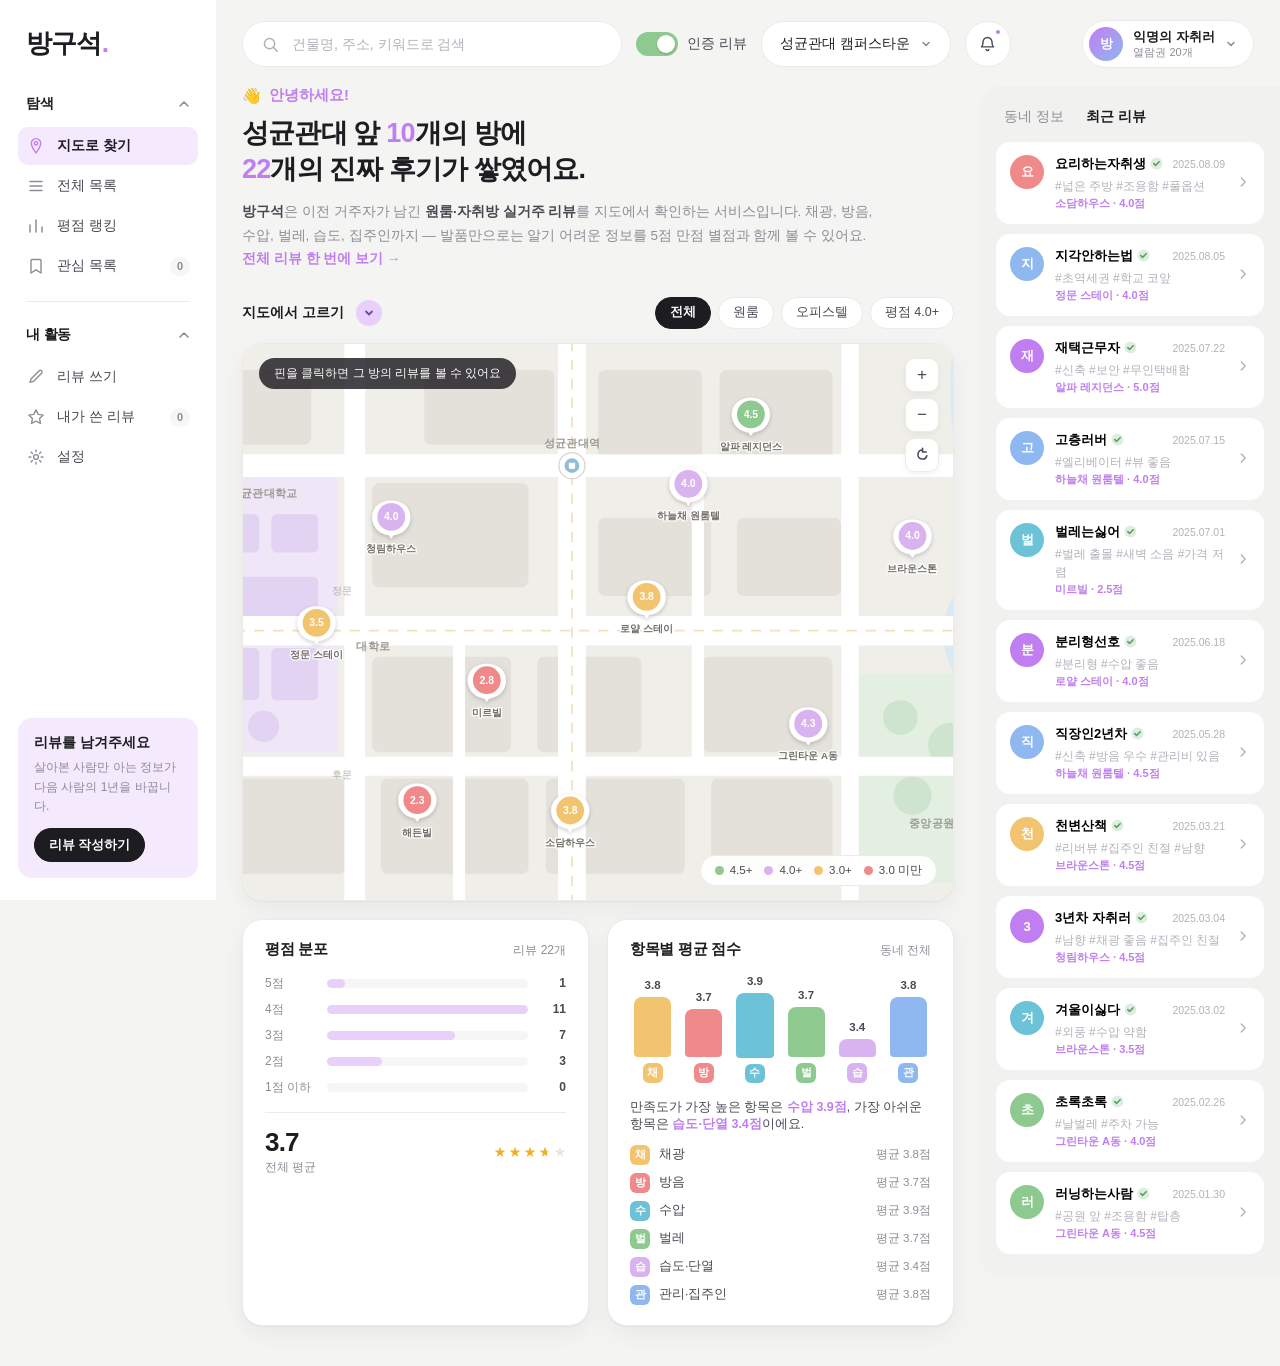
<file: index.html>
<!DOCTYPE html>
<html lang="ko">
<head>
<meta charset="UTF-8" />
<meta name="viewport" content="width=device-width, initial-scale=1" />

<title>원룸 리뷰 사이트 방구석 — 살아본 사람이 남긴 자취방 실거주 후기</title>
<meta name="description" content="원룸·자취방 실거주 리뷰 사이트. 채광, 방음, 수압, 벌레, 습도, 집주인까지 발품으로는 알 수 없는 정보를 이전 거주자의 후기로 확인하세요. 지도에서 방을 클릭하면 5점 만점 별점과 상세 리뷰를 볼 수 있습니다." />
<meta name="robots" content="index, follow, max-image-preview:large" />
<meta name="theme-color" content="#f4f4f2" />
<link rel="canonical" href="https://roominfo.vercel.app/" />
<link rel="icon" href="favicon.svg" type="image/svg+xml" />

<!-- 공유 미리보기 -->
<meta property="og:type" content="website" />
<meta property="og:site_name" content="방구석" />
<meta property="og:locale" content="ko_KR" />
<meta property="og:url" content="https://roominfo.vercel.app/" />
<meta property="og:title" content="원룸 리뷰 사이트 방구석 — 살아본 사람이 남긴 자취방 후기" />
<meta property="og:description" content="채광, 방음, 수압, 벌레, 습도까지. 발품으로는 알 수 없는 원룸 실거주 리뷰를 지도에서 확인하세요." />
<meta property="og:image" content="https://roominfo.vercel.app/og-image.png" />
<meta property="og:image:width" content="1200" />
<meta property="og:image:height" content="630" />
<meta name="twitter:card" content="summary_large_image" />

<!-- 구조화 데이터 -->
<script type="application/ld+json">
{
  "@context": "https://schema.org",
  "@type": "WebSite",
  "name": "방구석",
  "alternateName": "원룸 리뷰 사이트 방구석",
  "url": "https://roominfo.vercel.app/",
  "description": "이전 거주자가 남긴 원룸·자취방 실거주 리뷰를 지도에서 확인하는 서비스. 채광, 방음, 수압, 벌레, 습도, 집주인 항목을 5점 만점 별점으로 평가합니다.",
  "inLanguage": "ko-KR"
}
</script>

<!-- Google tag (gtag.js) -->
<script async src="https://www.googletagmanager.com/gtag/js?id=G-VW2C9DSGSW"></script>
<script>
  window.dataLayer = window.dataLayer || [];
  function gtag(){dataLayer.push(arguments);}
  gtag('js', new Date());

  gtag('config', 'G-VW2C9DSGSW');
</script>

<link rel="stylesheet" href="styles.css" />
</head>
<body>

<div class="app">

  <!-- ============================= 사이드바 ============================= -->
  <aside class="sidebar">
    <button class="brand" data-home aria-label="방구석 홈으로 이동">방구석<span class="brand-dot">.</span></button>

    <nav class="nav">
      <button class="nav-group" data-group="explore">
        <span>탐색</span>
        <svg class="caret" viewBox="0 0 12 12" aria-hidden="true"><path d="M2 8 L6 4 L10 8" fill="none" stroke="currentColor" stroke-width="1.6" stroke-linecap="round" stroke-linejoin="round"/></svg>
      </button>
      <ul class="nav-list" data-list="explore">
        <li><button class="nav-item is-active" data-nav="map">
          <span class="nav-ic">
            <svg viewBox="0 0 20 20" aria-hidden="true"><path d="M10 2.6c-2.6 0-4.7 2.1-4.7 4.7 0 3.4 4.7 9.6 4.7 9.6s4.7-6.2 4.7-9.6c0-2.6-2.1-4.7-4.7-4.7Z" fill="none" stroke="currentColor" stroke-width="1.4"/><circle cx="10" cy="7.3" r="1.7" fill="none" stroke="currentColor" stroke-width="1.4"/></svg>
          </span>지도로 찾기</button></li>
        <li><button class="nav-item" data-nav="list">
          <span class="nav-ic">
            <svg viewBox="0 0 20 20" aria-hidden="true"><path d="M4 5.5h12M4 10h12M4 14.5h12" fill="none" stroke="currentColor" stroke-width="1.4" stroke-linecap="round"/></svg>
          </span>전체 목록</button></li>
        <li><button class="nav-item" data-nav="ranking">
          <span class="nav-ic">
            <svg viewBox="0 0 20 20" aria-hidden="true"><path d="M4 16V9m6 7V4m6 12v-5" fill="none" stroke="currentColor" stroke-width="1.5" stroke-linecap="round"/></svg>
          </span>평점 랭킹</button></li>
        <li><button class="nav-item" data-nav="saved">
          <span class="nav-ic">
            <svg viewBox="0 0 20 20" aria-hidden="true"><path d="M6 3.5h8a1 1 0 0 1 1 1V17l-5-3.2L5 17V4.5a1 1 0 0 1 1-1Z" fill="none" stroke="currentColor" stroke-width="1.4" stroke-linejoin="round"/></svg>
          </span>관심 목록<span class="nav-badge" id="savedBadge">0</span></button></li>
      </ul>

      <div class="nav-sep"></div>

      <button class="nav-group" data-group="mine">
        <span>내 활동</span>
        <svg class="caret" viewBox="0 0 12 12" aria-hidden="true"><path d="M2 8 L6 4 L10 8" fill="none" stroke="currentColor" stroke-width="1.6" stroke-linecap="round" stroke-linejoin="round"/></svg>
      </button>
      <ul class="nav-list" data-list="mine">
        <li><button class="nav-item" data-nav="write">
          <span class="nav-ic">
            <svg viewBox="0 0 20 20" aria-hidden="true"><path d="M13.2 3.8a1.7 1.7 0 0 1 2.4 2.4L7.4 14.4 4 15.4l1-3.4 8.2-8.2Z" fill="none" stroke="currentColor" stroke-width="1.4" stroke-linejoin="round"/></svg>
          </span>리뷰 쓰기</button></li>
        <li><button class="nav-item" data-nav="myreviews">
          <span class="nav-ic">
            <svg viewBox="0 0 20 20" aria-hidden="true"><path d="M10 2.9l2.2 4.5 5 .7-3.6 3.5.9 4.9L10 14.2l-4.5 2.3.9-4.9L2.8 8.1l5-.7L10 2.9Z" fill="none" stroke="currentColor" stroke-width="1.4" stroke-linejoin="round"/></svg>
          </span>내가 쓴 리뷰<span class="nav-badge" id="mineBadge">0</span></button></li>
        <li><button class="nav-item" data-nav="settings">
          <span class="nav-ic">
            <svg viewBox="0 0 20 20" aria-hidden="true"><circle cx="10" cy="10" r="2.4" fill="none" stroke="currentColor" stroke-width="1.4"/><path d="M10 3v1.8M10 15.2V17M17 10h-1.8M4.8 10H3M14.9 5.1l-1.3 1.3M6.4 13.6l-1.3 1.3M14.9 14.9l-1.3-1.3M6.4 6.4 5.1 5.1" fill="none" stroke="currentColor" stroke-width="1.4" stroke-linecap="round"/></svg>
          </span>설정</button></li>
      </ul>
    </nav>

    <div class="side-card">
      <div class="side-card-title">리뷰를 남겨주세요</div>
      <p>살아본 사람만 아는 정보가<br />다음 사람의 1년을 바꿉니다.</p>
      <button class="btn btn-primary btn-sm" data-nav="write">리뷰 작성하기</button>
    </div>
  </aside>

  <!-- ============================= 본문 ============================= -->
  <main class="main">

    <!-- 상단바 -->
    <header class="topbar">
      <label class="search">
        <svg viewBox="0 0 20 20" aria-hidden="true"><circle cx="9" cy="9" r="5.4" fill="none" stroke="currentColor" stroke-width="1.6"/><path d="M13.2 13.2 17 17" stroke="currentColor" stroke-width="1.6" stroke-linecap="round"/></svg>
        <input id="searchInput" type="search" placeholder="건물명, 주소, 키워드로 검색" autocomplete="off" />
      </label>

      <div class="toggle-live">
        <button id="verifiedToggle" class="switch is-on" role="switch" aria-checked="true" aria-label="거주 인증 리뷰만 보기"><span></span></button>
        <span class="toggle-label">인증 리뷰</span>
      </div>

      <button class="pill-select" id="regionSelect">
        성균관대 캠퍼스타운
        <svg viewBox="0 0 12 12" aria-hidden="true"><path d="M3 4.5 6 7.5 9 4.5" fill="none" stroke="currentColor" stroke-width="1.6" stroke-linecap="round" stroke-linejoin="round"/></svg>
      </button>

      <button class="icon-btn" id="bellBtn" aria-label="알림">
        <svg viewBox="0 0 22 22" aria-hidden="true"><path d="M11 3.6a4.7 4.7 0 0 0-4.7 4.7c0 4-1.6 5.2-1.6 5.2h12.6s-1.6-1.2-1.6-5.2A4.7 4.7 0 0 0 11 3.6Z" fill="none" stroke="currentColor" stroke-width="1.5" stroke-linejoin="round"/><path d="M9.5 16.4a1.7 1.7 0 0 0 3 0" fill="none" stroke="currentColor" stroke-width="1.5" stroke-linecap="round"/></svg>
        <i class="dot"></i>
      </button>

      <div class="profile">
        <div class="avatar avatar-me">방</div>
        <div class="profile-txt">
          <strong>익명의 자취러</strong>
          <span id="passLabel">열람권 20개</span>
        </div>
        <svg class="caret" viewBox="0 0 12 12" aria-hidden="true"><path d="M3 4.5 6 7.5 9 4.5" fill="none" stroke="currentColor" stroke-width="1.6" stroke-linecap="round" stroke-linejoin="round"/></svg>
      </div>
    </header>

    <!-- 콘텐츠 + 우측 패널 -->
    <div class="content">

      <section class="col-main">

        <!-- ---------- 지도 화면 ---------- -->
        <div class="view" id="view-map">
          <div class="hello">👋 <span>안녕하세요!</span></div>
          <h1 class="headline">성균관대 앞 <em id="statRooms">10</em>개의 방에<br /><em id="statReviews">23</em>개의 진짜 후기가 쌓였어요.</h1>
          <p class="lead">
            <b>방구석</b>은 이전 거주자가 남긴 <b>원룸·자취방 실거주 리뷰</b>를 지도에서 확인하는 서비스입니다.
            채광, 방음, 수압, 벌레, 습도, 집주인까지 — 발품만으로는 알기 어려운 정보를 5점 만점 별점과 함께 볼 수 있어요.
            <a href="reviews.html">전체 리뷰 한 번에 보기 →</a>
          </p>

          <div class="subrow">
            <span class="subrow-label">지도에서 고르기</span>
            <button class="round-caret" id="mapHelpBtn" aria-label="도움말">
              <svg viewBox="0 0 12 12" aria-hidden="true"><path d="M3 4.5 6 7.5 9 4.5" fill="none" stroke="currentColor" stroke-width="1.8" stroke-linecap="round" stroke-linejoin="round"/></svg>
            </button>
            <div class="chipset" id="filterChips">
              <button class="chip is-on" data-filter="all">전체</button>
              <button class="chip" data-filter="원룸">원룸</button>
              <button class="chip" data-filter="오피스텔">오피스텔</button>
              <button class="chip" data-filter="high">평점 4.0+</button>
            </div>
          </div>

          <!-- 지도 카드 -->
          <div class="card map-card">
            <div class="map-wrap" id="mapWrap">
              <svg id="map" viewBox="0 0 1000 640" preserveAspectRatio="xMidYMid slice" role="img" aria-label="성균관대 캠퍼스타운 원룸 지도">
                <defs>
                  <filter id="pinShadow" x="-60%" y="-60%" width="220%" height="220%">
                    <feDropShadow dx="0" dy="2" stdDeviation="2.6" flood-color="#2b2536" flood-opacity="0.22"/>
                  </filter>
                  <pattern id="hatch" width="8" height="8" patternTransform="rotate(45)" patternUnits="userSpaceOnUse">
                    <rect width="8" height="8" fill="#eceae6"/>
                    <line x1="0" y1="0" x2="0" y2="8" stroke="#e3e0da" stroke-width="3"/>
                  </pattern>
                </defs>

                <g id="world">
                  <!-- 지면 -->
                  <rect x="-800" y="-800" width="2600" height="2240" fill="#efeee9"/>

                  <!-- 블록(건물군) -->
                  <g fill="#e4e1da">
                    <rect x="30"  y="30"  width="140" height="86"  rx="8"/>
                    <rect x="300" y="30"  width="150" height="86"  rx="8"/>
                    <rect x="500" y="30"  width="120" height="120" rx="8"/>
                    <rect x="640" y="30"  width="130" height="120" rx="8"/>
                    <rect x="240" y="160" width="180" height="120" rx="8"/>
                    <rect x="500" y="200" width="130" height="90"  rx="8"/>
                    <rect x="660" y="200" width="120" height="90"  rx="8"/>
                    <rect x="240" y="360" width="160" height="110" rx="8"/>
                    <rect x="430" y="360" width="120" height="110" rx="8"/>
                    <rect x="620" y="360" width="150" height="110" rx="8"/>
                    <rect x="60"  y="500" width="150" height="110" rx="8"/>
                    <rect x="250" y="500" width="170" height="110" rx="8"/>
                    <rect x="440" y="500" width="160" height="110" rx="8"/>
                    <rect x="630" y="500" width="140" height="110" rx="8"/>
                  </g>

                  <!-- 캠퍼스 -->
                  <path d="M30 150 H200 V470 H30 Z" fill="#efe6f8"/>
                  <g fill="#e3d3f2">
                    <rect x="52"  y="196" width="58" height="44" rx="6"/>
                    <rect x="124" y="196" width="54" height="44" rx="6"/>
                    <rect x="52"  y="268" width="126" height="52" rx="6"/>
                    <rect x="52"  y="350" width="58" height="60" rx="6"/>
                    <rect x="124" y="350" width="54" height="60" rx="6"/>
                  </g>
                  <circle cx="115" cy="440" r="18" fill="#e3d3f2"/>

                  <!-- 공원 -->
                  <path d="M800 380 H980 V620 H800 Z" fill="#e2efe1"/>
                  <g fill="#cfe4ce">
                    <circle cx="848" cy="430" r="20"/><circle cx="906" cy="462" r="26"/>
                    <circle cx="950" cy="418" r="16"/><circle cx="862" cy="520" r="22"/>
                    <circle cx="928" cy="560" r="19"/>
                  </g>

                  <!-- 하천 -->
                  <path d="M940 -40 C 900 120, 980 190, 930 300 C 900 350, 950 380, 940 420"
                        fill="none" stroke="#dbe9f3" stroke-width="46" stroke-linecap="round"/>

                  <!-- 도로 -->
                  <g stroke="#ffffff" fill="none" stroke-linecap="round">
                    <path d="M-600 140 H1600" stroke-width="26"/>
                    <path d="M-600 330 H1600" stroke-width="34"/>
                    <path d="M-600 486 H1600" stroke-width="22"/>
                    <path d="M220 -400 V1100" stroke-width="24"/>
                    <path d="M470 -400 V1100" stroke-width="32"/>
                    <path d="M790 -400 V1100" stroke-width="20"/>
                    <path d="M615 140 V486" stroke-width="14"/>
                    <path d="M340 330 V700" stroke-width="14"/>
                  </g>
                  <g stroke="#e8c98c" fill="none" stroke-width="2" stroke-dasharray="12 10" opacity=".55">
                    <path d="M-600 330 H1600"/><path d="M470 -400 V1100"/>
                  </g>

                  <!-- 지하철역 -->
                  <g id="station" transform="translate(470,140)">
                    <circle r="15" fill="#ffffff" stroke="#d9d5cd" stroke-width="1.5"/>
                    <circle r="8.5" fill="#8fbfd6"/>
                    <path d="M-3.6 -3.4h7.2v5.2a2 2 0 0 1-2 2h-3.2a2 2 0 0 1-2-2Z" fill="#fff"/>
                  </g>

                  <!-- 라벨 -->
                  <g class="map-label">
                    <text x="115" y="176" text-anchor="middle">성균관대학교</text>
                    <text x="222" y="352" text-anchor="start">대학로</text>
                    <text x="884" y="556" text-anchor="middle">중앙공원</text>
                    <text x="946" y="250" text-anchor="middle" transform="rotate(-90 946 250)">한빛천</text>
                    <text x="470" y="118" text-anchor="middle">성균관대역</text>
                    <text x="205" y="288" text-anchor="middle" class="map-label-sm">정문</text>
                    <text x="205" y="500" text-anchor="middle" class="map-label-sm">후문</text>
                  </g>

                  <!-- 핀 -->
                  <g id="pins"></g>
                </g>
              </svg>

              <div class="map-tools">
                <button class="map-btn" id="zoomIn" aria-label="확대">+</button>
                <button class="map-btn" id="zoomOut" aria-label="축소">−</button>
                <button class="map-btn" id="zoomReset" aria-label="처음 위치로">
                  <svg viewBox="0 0 16 16" aria-hidden="true"><path d="M8 3.2a4.8 4.8 0 1 0 4.6 6.1" fill="none" stroke="currentColor" stroke-width="1.6" stroke-linecap="round"/><path d="M8 1.2v4h4" fill="none" stroke="currentColor" stroke-width="1.6" stroke-linecap="round" stroke-linejoin="round"/></svg>
                </button>
              </div>

              <div class="map-legend">
                <span><i style="background:#8ec98f"></i>4.5+</span>
                <span><i style="background:#d9b3f0"></i>4.0+</span>
                <span><i style="background:#f3c470"></i>3.0+</span>
                <span><i style="background:#f08a8a"></i>3.0 미만</span>
              </div>

              <div class="map-hint" id="mapHint">핀을 클릭하면 그 방의 리뷰를 볼 수 있어요</div>
              <div class="map-tip" id="mapTip" hidden></div>
            </div>
          </div>

          <!-- 하단 카드 2개 -->
          <div class="grid-2">
            <div class="card">
              <div class="card-head"><h3>평점 분포</h3><span class="card-sub" id="distTotal">리뷰 23개</span></div>
              <div class="dist" id="distChart"></div>
              <div class="dist-foot">
                <div><div class="dist-avg" id="distAvg">3.8</div><span>전체 평균</span></div>
                <div class="dist-stars" id="distStars"></div>
              </div>
            </div>

            <div class="card">
              <div class="card-head"><h3>항목별 평균 점수</h3><span class="card-sub">동네 전체</span></div>
              <div class="kw-chart" id="kwChart"></div>
              <p class="kw-total" id="kwTop"></p>
              <ul class="kw-legend" id="kwLegend"></ul>
            </div>
          </div>
        </div>

        <!-- ---------- 상세 화면 ---------- -->
        <div class="view" id="view-detail" hidden></div>

        <!-- ---------- 목록/랭킹 화면 ---------- -->
        <div class="view" id="view-list" hidden></div>

      </section>

      <!-- 우측 패널 -->
      <aside class="col-side">
        <div class="panel">
          <div class="panel-tabs">
            <button class="ptab" data-ptab="stats">동네 정보</button>
            <button class="ptab is-on" data-ptab="reviews">최근 리뷰</button>
          </div>
          <div class="panel-body" id="panelBody"></div>
        </div>
      </aside>

    </div>
  </main>
</div>

<div class="toast" id="toast" hidden></div>

<script src="data.js"></script>
<script src="app.js"></script>
</body>
</html>
</file>
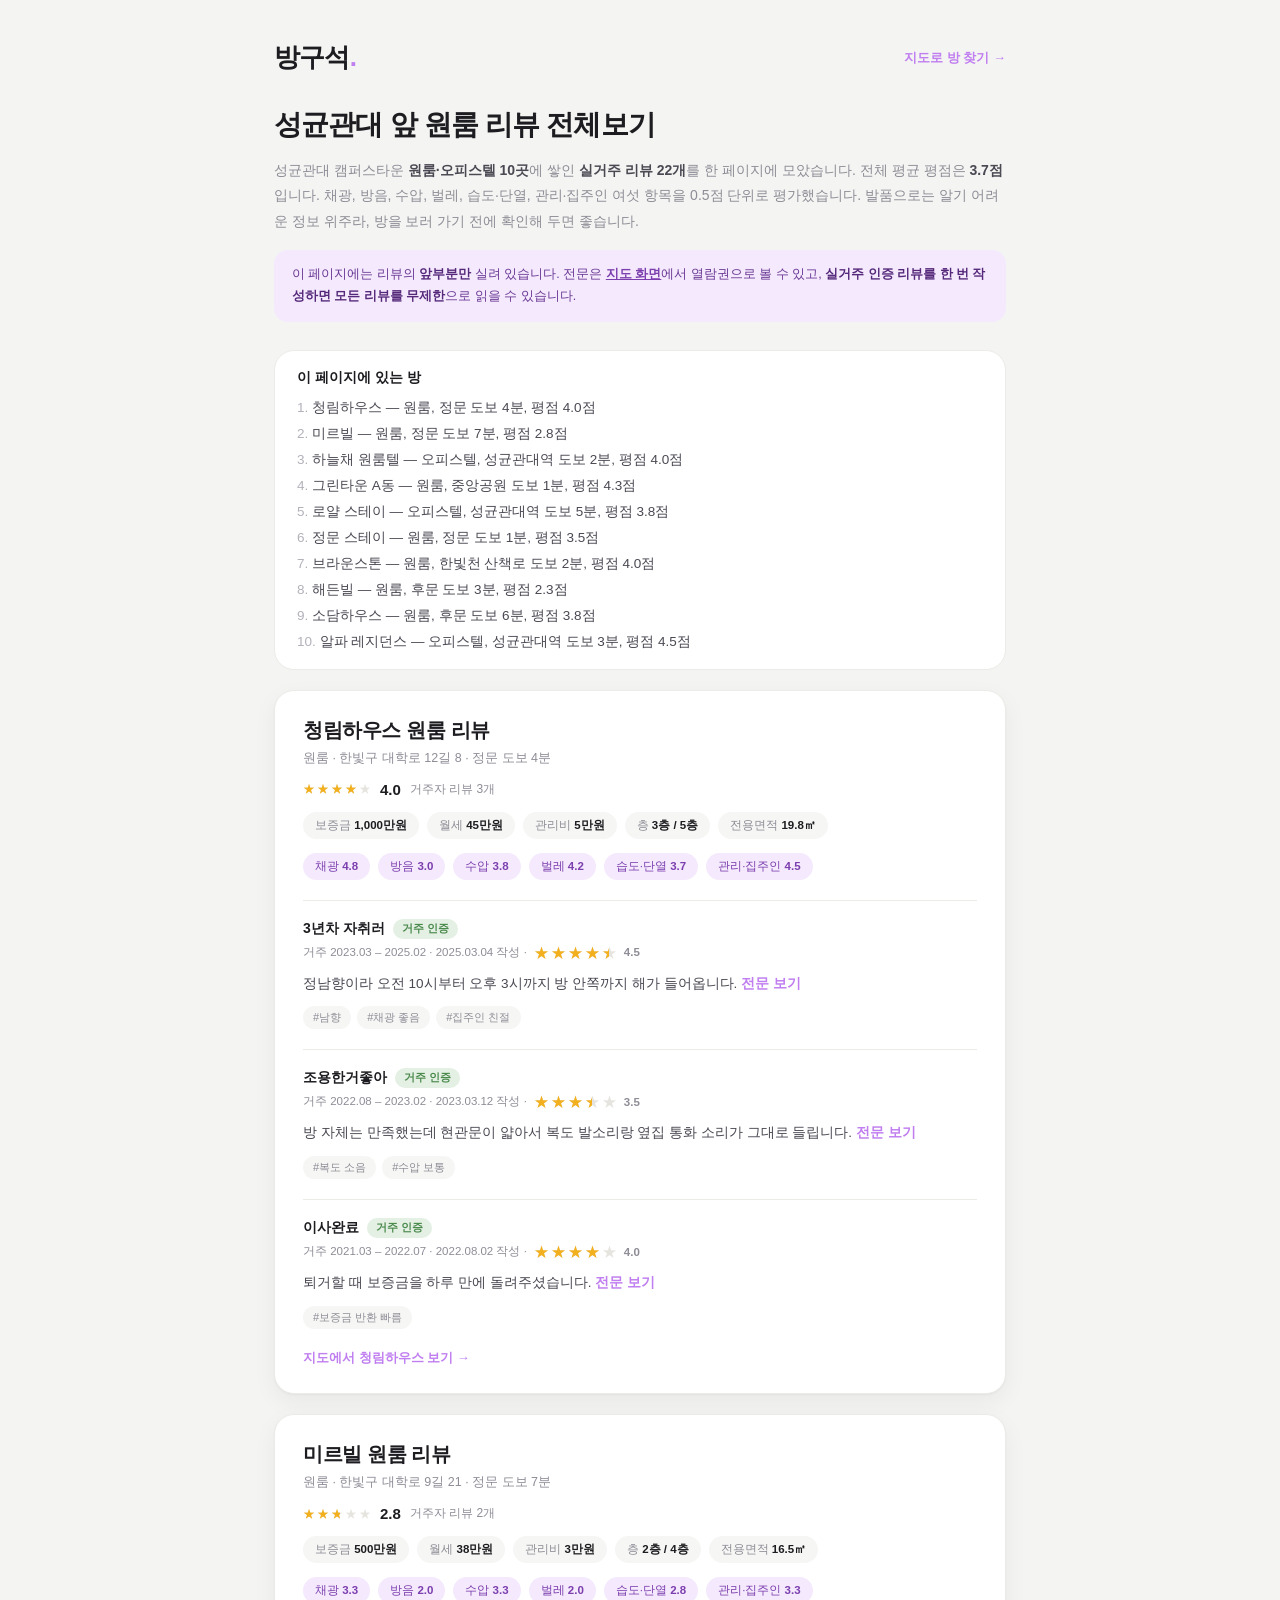
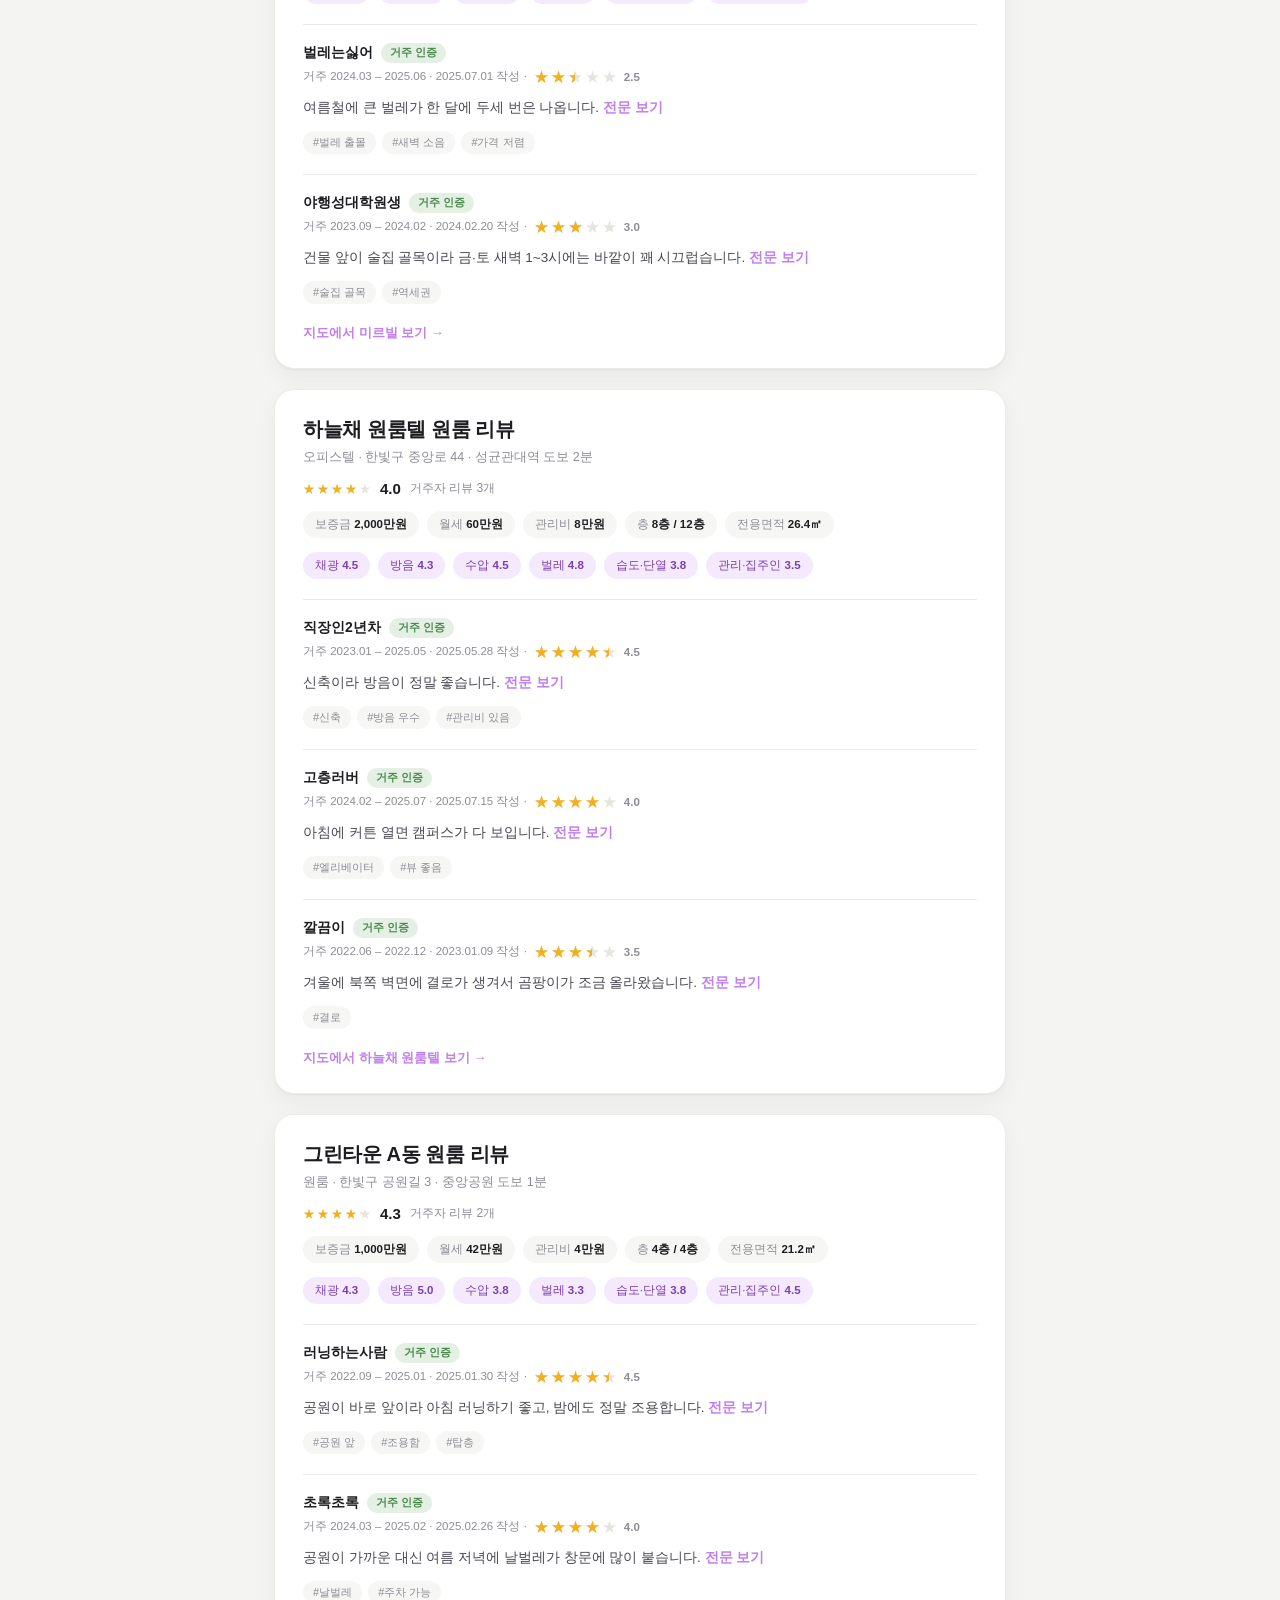
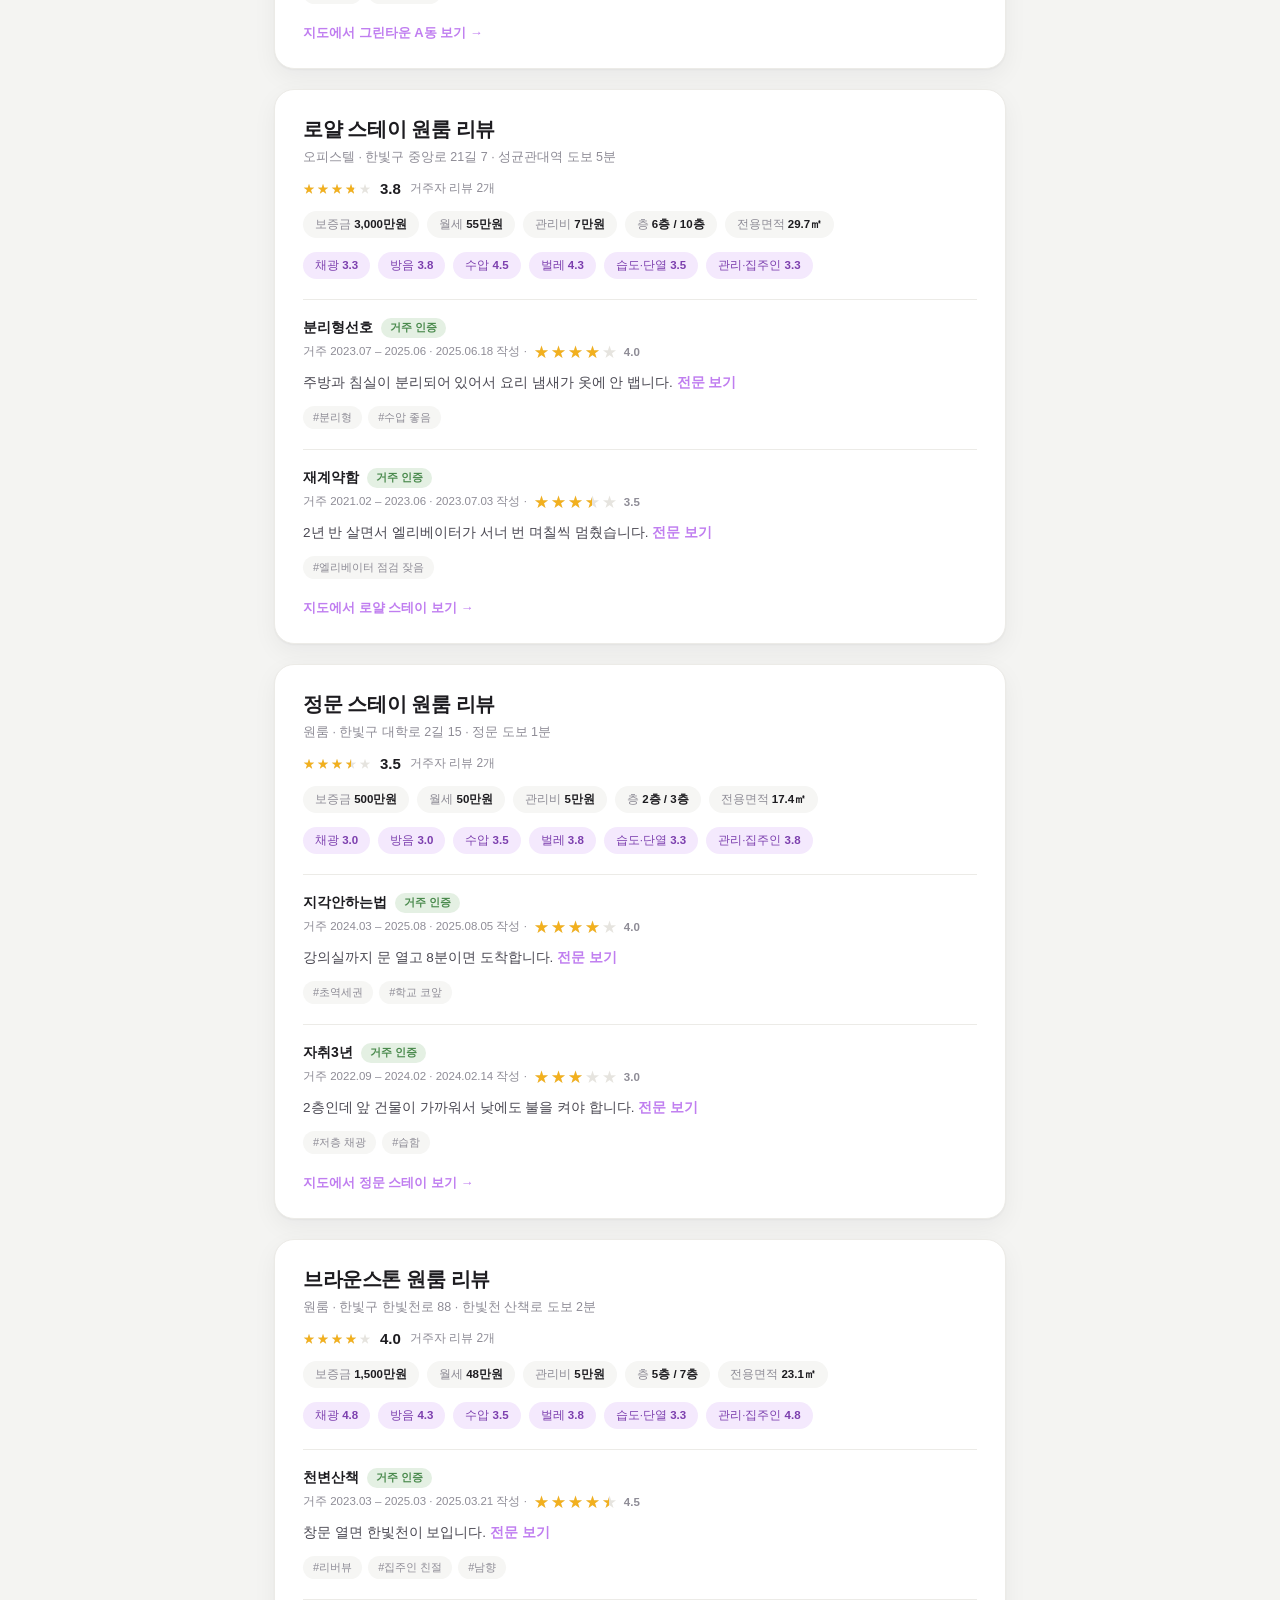
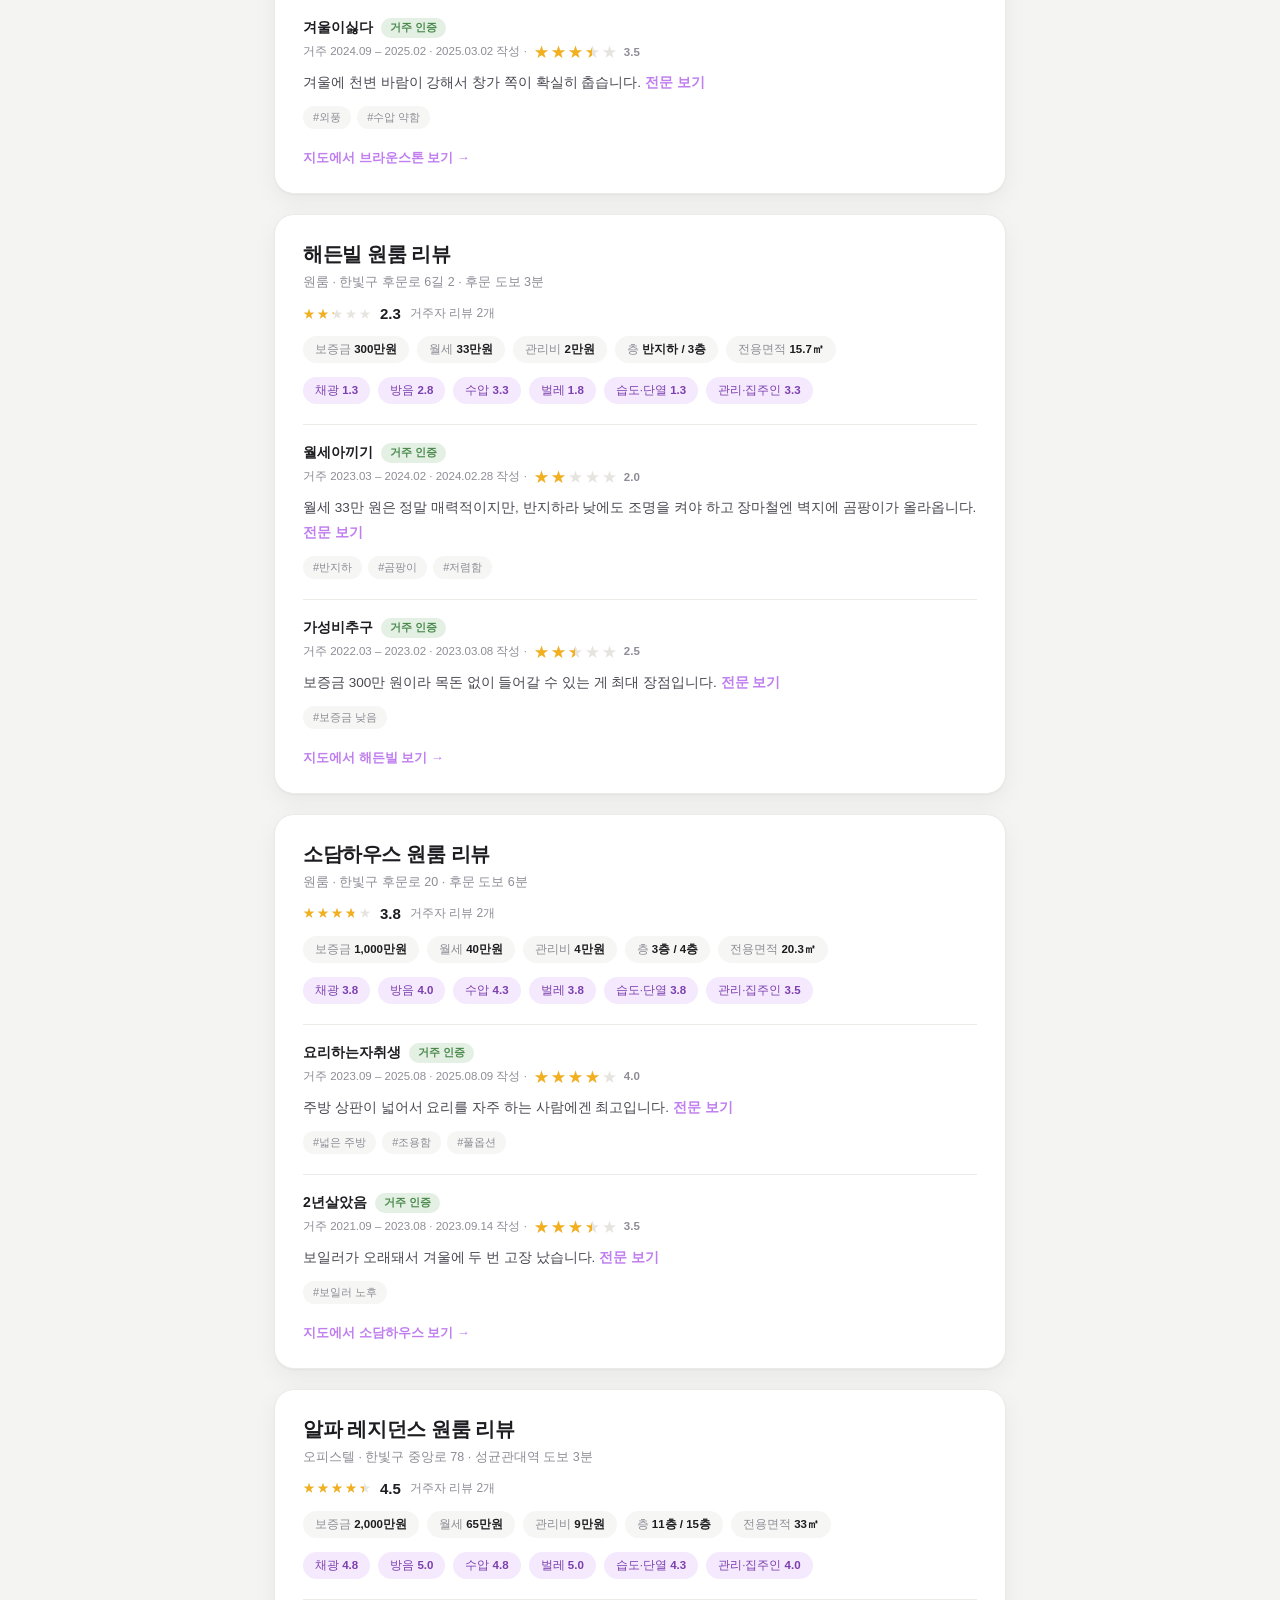
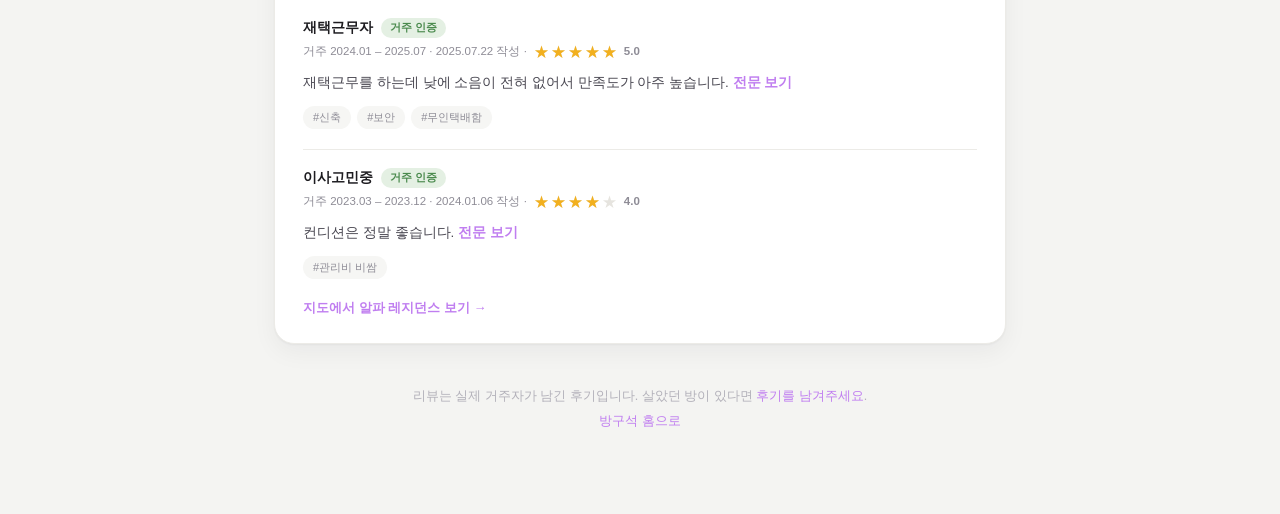
<file: reviews.html>
<!DOCTYPE html>
<html lang="ko">
<head>
<meta charset="UTF-8" />
<meta name="viewport" content="width=device-width, initial-scale=1" />

<title>성균관대 앞 원룸 리뷰 전체보기 — 자취방 10곳 실거주 후기 22개 | 방구석</title>
<meta name="description" content="성균관대 캠퍼스타운 원룸·오피스텔 10곳의 실거주 리뷰 22개를 한 페이지에 모았습니다. 채광, 방음, 수압, 벌레, 습도, 집주인 항목별 별점과 이전 거주자가 직접 남긴 후기 요약을 확인하세요." />
<meta name="robots" content="index, follow, max-image-preview:large" />
<meta name="theme-color" content="#f4f4f2" />
<link rel="canonical" href="https://roominfo.vercel.app/reviews.html" />
<link rel="icon" href="favicon.svg" type="image/svg+xml" />

<meta property="og:type" content="article" />
<meta property="og:site_name" content="방구석" />
<meta property="og:locale" content="ko_KR" />
<meta property="og:url" content="https://roominfo.vercel.app/reviews.html" />
<meta property="og:title" content="성균관대 앞 원룸 리뷰 전체보기 — 실거주 후기 22개" />
<meta property="og:description" content="채광, 방음, 수압, 벌레, 습도까지. 발품으로는 알 수 없는 원룸 실거주 리뷰 모음." />
<meta property="og:image" content="https://roominfo.vercel.app/og-image.png" />
<meta name="twitter:card" content="summary_large_image" />

<script type="application/ld+json">
{
  "@context": "https://schema.org",
  "@type": "ItemList",
  "name": "성균관대 캠퍼스타운 원룸 리뷰 목록",
  "numberOfItems": 10,
  "itemListElement": [
    {
      "@type": "ListItem",
      "position": 1,
      "item": {
        "@type": "Accommodation",
        "name": "청림하우스",
        "address": {
          "@type": "PostalAddress",
          "streetAddress": "한빛구 대학로 12길 8",
          "addressCountry": "KR"
        },
        "floorSize": {
          "@type": "QuantitativeValue",
          "value": 19.8,
          "unitCode": "MTK"
        },
        "aggregateRating": {
          "@type": "AggregateRating",
          "ratingValue": "4.0",
          "reviewCount": 3,
          "bestRating": "5",
          "worstRating": "0"
        },
        "url": "https://roominfo.vercel.app/reviews.html#r1"
      }
    },
    {
      "@type": "ListItem",
      "position": 2,
      "item": {
        "@type": "Accommodation",
        "name": "미르빌",
        "address": {
          "@type": "PostalAddress",
          "streetAddress": "한빛구 대학로 9길 21",
          "addressCountry": "KR"
        },
        "floorSize": {
          "@type": "QuantitativeValue",
          "value": 16.5,
          "unitCode": "MTK"
        },
        "aggregateRating": {
          "@type": "AggregateRating",
          "ratingValue": "2.8",
          "reviewCount": 2,
          "bestRating": "5",
          "worstRating": "0"
        },
        "url": "https://roominfo.vercel.app/reviews.html#r2"
      }
    },
    {
      "@type": "ListItem",
      "position": 3,
      "item": {
        "@type": "Accommodation",
        "name": "하늘채 원룸텔",
        "address": {
          "@type": "PostalAddress",
          "streetAddress": "한빛구 중앙로 44",
          "addressCountry": "KR"
        },
        "floorSize": {
          "@type": "QuantitativeValue",
          "value": 26.4,
          "unitCode": "MTK"
        },
        "aggregateRating": {
          "@type": "AggregateRating",
          "ratingValue": "4.0",
          "reviewCount": 3,
          "bestRating": "5",
          "worstRating": "0"
        },
        "url": "https://roominfo.vercel.app/reviews.html#r3"
      }
    },
    {
      "@type": "ListItem",
      "position": 4,
      "item": {
        "@type": "Accommodation",
        "name": "그린타운 A동",
        "address": {
          "@type": "PostalAddress",
          "streetAddress": "한빛구 공원길 3",
          "addressCountry": "KR"
        },
        "floorSize": {
          "@type": "QuantitativeValue",
          "value": 21.2,
          "unitCode": "MTK"
        },
        "aggregateRating": {
          "@type": "AggregateRating",
          "ratingValue": "4.3",
          "reviewCount": 2,
          "bestRating": "5",
          "worstRating": "0"
        },
        "url": "https://roominfo.vercel.app/reviews.html#r4"
      }
    },
    {
      "@type": "ListItem",
      "position": 5,
      "item": {
        "@type": "Accommodation",
        "name": "로얄 스테이",
        "address": {
          "@type": "PostalAddress",
          "streetAddress": "한빛구 중앙로 21길 7",
          "addressCountry": "KR"
        },
        "floorSize": {
          "@type": "QuantitativeValue",
          "value": 29.7,
          "unitCode": "MTK"
        },
        "aggregateRating": {
          "@type": "AggregateRating",
          "ratingValue": "3.8",
          "reviewCount": 2,
          "bestRating": "5",
          "worstRating": "0"
        },
        "url": "https://roominfo.vercel.app/reviews.html#r5"
      }
    },
    {
      "@type": "ListItem",
      "position": 6,
      "item": {
        "@type": "Accommodation",
        "name": "정문 스테이",
        "address": {
          "@type": "PostalAddress",
          "streetAddress": "한빛구 대학로 2길 15",
          "addressCountry": "KR"
        },
        "floorSize": {
          "@type": "QuantitativeValue",
          "value": 17.4,
          "unitCode": "MTK"
        },
        "aggregateRating": {
          "@type": "AggregateRating",
          "ratingValue": "3.5",
          "reviewCount": 2,
          "bestRating": "5",
          "worstRating": "0"
        },
        "url": "https://roominfo.vercel.app/reviews.html#r6"
      }
    },
    {
      "@type": "ListItem",
      "position": 7,
      "item": {
        "@type": "Accommodation",
        "name": "브라운스톤",
        "address": {
          "@type": "PostalAddress",
          "streetAddress": "한빛구 한빛천로 88",
          "addressCountry": "KR"
        },
        "floorSize": {
          "@type": "QuantitativeValue",
          "value": 23.1,
          "unitCode": "MTK"
        },
        "aggregateRating": {
          "@type": "AggregateRating",
          "ratingValue": "4.0",
          "reviewCount": 2,
          "bestRating": "5",
          "worstRating": "0"
        },
        "url": "https://roominfo.vercel.app/reviews.html#r7"
      }
    },
    {
      "@type": "ListItem",
      "position": 8,
      "item": {
        "@type": "Accommodation",
        "name": "해든빌",
        "address": {
          "@type": "PostalAddress",
          "streetAddress": "한빛구 후문로 6길 2",
          "addressCountry": "KR"
        },
        "floorSize": {
          "@type": "QuantitativeValue",
          "value": 15.7,
          "unitCode": "MTK"
        },
        "aggregateRating": {
          "@type": "AggregateRating",
          "ratingValue": "2.3",
          "reviewCount": 2,
          "bestRating": "5",
          "worstRating": "0"
        },
        "url": "https://roominfo.vercel.app/reviews.html#r8"
      }
    },
    {
      "@type": "ListItem",
      "position": 9,
      "item": {
        "@type": "Accommodation",
        "name": "소담하우스",
        "address": {
          "@type": "PostalAddress",
          "streetAddress": "한빛구 후문로 20",
          "addressCountry": "KR"
        },
        "floorSize": {
          "@type": "QuantitativeValue",
          "value": 20.3,
          "unitCode": "MTK"
        },
        "aggregateRating": {
          "@type": "AggregateRating",
          "ratingValue": "3.8",
          "reviewCount": 2,
          "bestRating": "5",
          "worstRating": "0"
        },
        "url": "https://roominfo.vercel.app/reviews.html#r9"
      }
    },
    {
      "@type": "ListItem",
      "position": 10,
      "item": {
        "@type": "Accommodation",
        "name": "알파 레지던스",
        "address": {
          "@type": "PostalAddress",
          "streetAddress": "한빛구 중앙로 78",
          "addressCountry": "KR"
        },
        "floorSize": {
          "@type": "QuantitativeValue",
          "value": 33,
          "unitCode": "MTK"
        },
        "aggregateRating": {
          "@type": "AggregateRating",
          "ratingValue": "4.5",
          "reviewCount": 2,
          "bestRating": "5",
          "worstRating": "0"
        },
        "url": "https://roominfo.vercel.app/reviews.html#r10"
      }
    }
  ]
}
</script>

<link rel="stylesheet" href="styles.css" />
<style>
  body { background: var(--bg); }
  .doc { max-width: 780px; margin: 0 auto; padding: 40px 24px 80px; }
  .doc-top { display: flex; align-items: center; justify-content: space-between; margin-bottom: 30px; }
  .doc-top a.home { font-size: 26px; font-weight: 800; letter-spacing: -.03em; color: var(--ink); text-decoration: none; }
  .doc-top a.home i { color: var(--violet); font-style: normal; }
  .doc-top a.to-map { font-size: 13px; color: var(--violet); text-decoration: none; font-weight: 600; }
  .doc h1 { font-size: 28px; font-weight: 800; letter-spacing: -.03em; line-height: 1.4; }
  .doc-lead { margin-top: 14px; font-size: 14px; line-height: 1.8; color: var(--ink-3); }
  .doc-lead b { color: var(--ink-2); }
  .toc { background: var(--surface); border: 1px solid var(--line); border-radius: var(--radius-lg);
         padding: 18px 22px; margin: 28px 0 8px; }
  .toc h2 { font-size: 14px; font-weight: 700; margin-bottom: 12px; }
  .toc ol { display: grid; gap: 8px; counter-reset: n; }
  .toc li { counter-increment: n; font-size: 13.5px; }
  .toc li::before { content: counter(n) ". "; color: var(--ink-4); }
  .toc a { color: var(--ink-2); text-decoration: none; }
  .toc a:hover { color: var(--violet); }

  .r-room { background: var(--surface); border: 1px solid var(--line); border-radius: var(--radius-lg);
            box-shadow: var(--shadow-card); padding: 26px 28px; margin-top: 20px; scroll-margin-top: 20px; }
  .r-room h2 { font-size: 20px; font-weight: 800; letter-spacing: -.02em; }
  .r-sub { font-size: 12.5px; color: var(--ink-3); margin-top: 6px; }
  .r-score { display: flex; align-items: center; gap: 9px; margin-top: 14px; font-size: 15px; }
  .r-score span { font-size: 12px; color: var(--ink-3); font-weight: 400; }
  .r-spec, .r-aspects { display: flex; flex-wrap: wrap; gap: 8px; margin-top: 14px; }
  .r-spec li, .r-aspects li { background: var(--surface-mute); border-radius: 999px; padding: 6px 12px;
                              font-size: 11.5px; color: var(--ink-3); }
  .r-spec b, .r-aspects b { color: var(--ink); font-weight: 700; }
  .r-aspects li { background: var(--violet-tint); color: #7c3fae; }
  .r-aspects b { color: #7c3fae; }

  .r-review { border-top: 1px solid var(--line); margin-top: 20px; padding-top: 18px; }
  .r-review h3 { font-size: 14px; font-weight: 700; display: flex; align-items: center; gap: 8px; }
  .r-badge { background: #e4f0e3; color: #4a8a4d; font-size: 10.5px; font-weight: 700;
             padding: 3px 9px; border-radius: 999px; }
  .r-meta { font-size: 11.5px; color: var(--ink-3); margin-top: 6px; display: flex; align-items: center; gap: 7px; }
  .r-text { font-size: 13.5px; line-height: 1.85; color: var(--ink-2); margin-top: 12px; }
  .r-full { color: var(--violet); font-weight: 600; text-decoration: none; white-space: nowrap; }
  .doc-notice { margin-top: 16px; padding: 14px 18px; background: var(--violet-tint);
                border-radius: var(--radius-md); font-size: 12.5px; line-height: 1.75; color: #6b3a95; }
  .doc-notice b { color: #55287a; }
  .doc-notice a { color: #7c3fae; font-weight: 600; }
  .r-tags { margin-top: 10px; display: flex; gap: 6px; flex-wrap: wrap; }
  .r-tags span { font-size: 11px; color: var(--ink-3); background: var(--surface-mute);
                 border-radius: 999px; padding: 4px 10px; }
  .r-more { margin-top: 20px; }
  .r-more a { font-size: 13px; font-weight: 600; color: var(--violet); text-decoration: none; }

  .doc-foot { margin-top: 40px; text-align: center; font-size: 12.5px; color: var(--ink-4); line-height: 2; }
  .doc-foot a { color: var(--violet); text-decoration: none; }
</style>
</head>
<body>
<div class="doc">
  <div class="doc-top">
    <a class="home" href="/">방구석<i>.</i></a>
    <a class="to-map" href="/">지도로 방 찾기 →</a>
  </div>

  <h1>성균관대 앞 원룸 리뷰 전체보기</h1>
  <p class="doc-lead">
    성균관대 캠퍼스타운 <b>원룸·오피스텔 10곳</b>에 쌓인
    <b>실거주 리뷰 22개</b>를 한 페이지에 모았습니다.
    전체 평균 평점은 <b>3.7점</b>입니다.
    채광, 방음, 수압, 벌레, 습도·단열, 관리·집주인 여섯 항목을 0.5점 단위로 평가했습니다.
    발품으로는 알기 어려운 정보 위주라, 방을 보러 가기 전에 확인해 두면 좋습니다.
  </p>
  <p class="doc-notice">
    이 페이지에는 리뷰의 <b>앞부분만</b> 실려 있습니다.
    전문은 <a href="/">지도 화면</a>에서 열람권으로 볼 수 있고,
    <b>실거주 인증 리뷰를 한 번 작성하면 모든 리뷰를 무제한</b>으로 읽을 수 있습니다.
  </p>

  <nav class="toc">
    <h2>이 페이지에 있는 방</h2>
    <ol>
      <li><a href="#r1">청림하우스 — 원룸, 정문 도보 4분, 평점 4.0점</a></li>
      <li><a href="#r2">미르빌 — 원룸, 정문 도보 7분, 평점 2.8점</a></li>
      <li><a href="#r3">하늘채 원룸텔 — 오피스텔, 성균관대역 도보 2분, 평점 4.0점</a></li>
      <li><a href="#r4">그린타운 A동 — 원룸, 중앙공원 도보 1분, 평점 4.3점</a></li>
      <li><a href="#r5">로얄 스테이 — 오피스텔, 성균관대역 도보 5분, 평점 3.8점</a></li>
      <li><a href="#r6">정문 스테이 — 원룸, 정문 도보 1분, 평점 3.5점</a></li>
      <li><a href="#r7">브라운스톤 — 원룸, 한빛천 산책로 도보 2분, 평점 4.0점</a></li>
      <li><a href="#r8">해든빌 — 원룸, 후문 도보 3분, 평점 2.3점</a></li>
      <li><a href="#r9">소담하우스 — 원룸, 후문 도보 6분, 평점 3.8점</a></li>
      <li><a href="#r10">알파 레지던스 — 오피스텔, 성균관대역 도보 3분, 평점 4.5점</a></li>
    </ol>
  </nav>

      <section class="r-room" id="r1">
        <h2>청림하우스 원룸 리뷰</h2>
        <p class="r-sub">원룸 · 한빛구 대학로 12길 8 · 정문 도보 4분</p>
        <p class="r-score"><span class="stars" role="img" aria-label="5점 만점에 4.0점"><span class="stars-off">★★★★★</span><span class="stars-on" style="width:80%">★★★★★</span></span> <b>4.0</b> <span>거주자 리뷰 3개</span></p>
        <ul class="r-spec">
          <li>보증금 <b>1,000만원</b></li>
          <li>월세 <b>45만원</b></li>
          <li>관리비 <b>5만원</b></li>
          <li>층 <b>3층 / 5층</b></li>
          <li>전용면적 <b>19.8㎡</b></li>
        </ul>
        <ul class="r-aspects"><li>채광 <b>4.8</b></li><li>방음 <b>3.0</b></li><li>수압 <b>3.8</b></li><li>벌레 <b>4.2</b></li><li>습도·단열 <b>3.7</b></li><li>관리·집주인 <b>4.5</b></li></ul>
        
        <article class="r-review">
          <h3>3년차 자취러 <span class="r-badge">거주 인증</span></h3>
          <p class="r-meta">거주 2023.03 – 2025.02 · 2025.03.04 작성 · <span class="stars" role="img" aria-label="5점 만점에 4.5점"><span class="stars-off">★★★★★</span><span class="stars-on" style="width:90%">★★★★★</span></span> <b>4.5</b></p>
          <p class="r-text">정남향이라 오전 10시부터 오후 3시까지 방 안쪽까지 해가 들어옵니다. <a class="r-full" href="/#/room/r1">전문 보기</a></p>
          <p class="r-tags"><span>#남향</span> <span>#채광 좋음</span> <span>#집주인 친절</span></p>
        </article>
        <article class="r-review">
          <h3>조용한거좋아 <span class="r-badge">거주 인증</span></h3>
          <p class="r-meta">거주 2022.08 – 2023.02 · 2023.03.12 작성 · <span class="stars" role="img" aria-label="5점 만점에 3.5점"><span class="stars-off">★★★★★</span><span class="stars-on" style="width:70%">★★★★★</span></span> <b>3.5</b></p>
          <p class="r-text">방 자체는 만족했는데 현관문이 얇아서 복도 발소리랑 옆집 통화 소리가 그대로 들립니다. <a class="r-full" href="/#/room/r1">전문 보기</a></p>
          <p class="r-tags"><span>#복도 소음</span> <span>#수압 보통</span></p>
        </article>
        <article class="r-review">
          <h3>이사완료 <span class="r-badge">거주 인증</span></h3>
          <p class="r-meta">거주 2021.03 – 2022.07 · 2022.08.02 작성 · <span class="stars" role="img" aria-label="5점 만점에 4.0점"><span class="stars-off">★★★★★</span><span class="stars-on" style="width:80%">★★★★★</span></span> <b>4.0</b></p>
          <p class="r-text">퇴거할 때 보증금을 하루 만에 돌려주셨습니다. <a class="r-full" href="/#/room/r1">전문 보기</a></p>
          <p class="r-tags"><span>#보증금 반환 빠름</span></p>
        </article>
        <p class="r-more"><a href="/#/room/r1">지도에서 청림하우스 보기 →</a></p>
      </section>

      <section class="r-room" id="r2">
        <h2>미르빌 원룸 리뷰</h2>
        <p class="r-sub">원룸 · 한빛구 대학로 9길 21 · 정문 도보 7분</p>
        <p class="r-score"><span class="stars" role="img" aria-label="5점 만점에 2.8점"><span class="stars-off">★★★★★</span><span class="stars-on" style="width:55.00000000000001%">★★★★★</span></span> <b>2.8</b> <span>거주자 리뷰 2개</span></p>
        <ul class="r-spec">
          <li>보증금 <b>500만원</b></li>
          <li>월세 <b>38만원</b></li>
          <li>관리비 <b>3만원</b></li>
          <li>층 <b>2층 / 4층</b></li>
          <li>전용면적 <b>16.5㎡</b></li>
        </ul>
        <ul class="r-aspects"><li>채광 <b>3.3</b></li><li>방음 <b>2.0</b></li><li>수압 <b>3.3</b></li><li>벌레 <b>2.0</b></li><li>습도·단열 <b>2.8</b></li><li>관리·집주인 <b>3.3</b></li></ul>
        
        <article class="r-review">
          <h3>벌레는싫어 <span class="r-badge">거주 인증</span></h3>
          <p class="r-meta">거주 2024.03 – 2025.06 · 2025.07.01 작성 · <span class="stars" role="img" aria-label="5점 만점에 2.5점"><span class="stars-off">★★★★★</span><span class="stars-on" style="width:50%">★★★★★</span></span> <b>2.5</b></p>
          <p class="r-text">여름철에 큰 벌레가 한 달에 두세 번은 나옵니다. <a class="r-full" href="/#/room/r2">전문 보기</a></p>
          <p class="r-tags"><span>#벌레 출몰</span> <span>#새벽 소음</span> <span>#가격 저렴</span></p>
        </article>
        <article class="r-review">
          <h3>야행성대학원생 <span class="r-badge">거주 인증</span></h3>
          <p class="r-meta">거주 2023.09 – 2024.02 · 2024.02.20 작성 · <span class="stars" role="img" aria-label="5점 만점에 3.0점"><span class="stars-off">★★★★★</span><span class="stars-on" style="width:60%">★★★★★</span></span> <b>3.0</b></p>
          <p class="r-text">건물 앞이 술집 골목이라 금·토 새벽 1~3시에는 바깥이 꽤 시끄럽습니다. <a class="r-full" href="/#/room/r2">전문 보기</a></p>
          <p class="r-tags"><span>#술집 골목</span> <span>#역세권</span></p>
        </article>
        <p class="r-more"><a href="/#/room/r2">지도에서 미르빌 보기 →</a></p>
      </section>

      <section class="r-room" id="r3">
        <h2>하늘채 원룸텔 원룸 리뷰</h2>
        <p class="r-sub">오피스텔 · 한빛구 중앙로 44 · 성균관대역 도보 2분</p>
        <p class="r-score"><span class="stars" role="img" aria-label="5점 만점에 4.0점"><span class="stars-off">★★★★★</span><span class="stars-on" style="width:80%">★★★★★</span></span> <b>4.0</b> <span>거주자 리뷰 3개</span></p>
        <ul class="r-spec">
          <li>보증금 <b>2,000만원</b></li>
          <li>월세 <b>60만원</b></li>
          <li>관리비 <b>8만원</b></li>
          <li>층 <b>8층 / 12층</b></li>
          <li>전용면적 <b>26.4㎡</b></li>
        </ul>
        <ul class="r-aspects"><li>채광 <b>4.5</b></li><li>방음 <b>4.3</b></li><li>수압 <b>4.5</b></li><li>벌레 <b>4.8</b></li><li>습도·단열 <b>3.8</b></li><li>관리·집주인 <b>3.5</b></li></ul>
        
        <article class="r-review">
          <h3>직장인2년차 <span class="r-badge">거주 인증</span></h3>
          <p class="r-meta">거주 2023.01 – 2025.05 · 2025.05.28 작성 · <span class="stars" role="img" aria-label="5점 만점에 4.5점"><span class="stars-off">★★★★★</span><span class="stars-on" style="width:90%">★★★★★</span></span> <b>4.5</b></p>
          <p class="r-text">신축이라 방음이 정말 좋습니다. <a class="r-full" href="/#/room/r3">전문 보기</a></p>
          <p class="r-tags"><span>#신축</span> <span>#방음 우수</span> <span>#관리비 있음</span></p>
        </article>
        <article class="r-review">
          <h3>고층러버 <span class="r-badge">거주 인증</span></h3>
          <p class="r-meta">거주 2024.02 – 2025.07 · 2025.07.15 작성 · <span class="stars" role="img" aria-label="5점 만점에 4.0점"><span class="stars-off">★★★★★</span><span class="stars-on" style="width:80%">★★★★★</span></span> <b>4.0</b></p>
          <p class="r-text">아침에 커튼 열면 캠퍼스가 다 보입니다. <a class="r-full" href="/#/room/r3">전문 보기</a></p>
          <p class="r-tags"><span>#엘리베이터</span> <span>#뷰 좋음</span></p>
        </article>
        <article class="r-review">
          <h3>깔끔이 <span class="r-badge">거주 인증</span></h3>
          <p class="r-meta">거주 2022.06 – 2022.12 · 2023.01.09 작성 · <span class="stars" role="img" aria-label="5점 만점에 3.5점"><span class="stars-off">★★★★★</span><span class="stars-on" style="width:70%">★★★★★</span></span> <b>3.5</b></p>
          <p class="r-text">겨울에 북쪽 벽면에 결로가 생겨서 곰팡이가 조금 올라왔습니다. <a class="r-full" href="/#/room/r3">전문 보기</a></p>
          <p class="r-tags"><span>#결로</span></p>
        </article>
        <p class="r-more"><a href="/#/room/r3">지도에서 하늘채 원룸텔 보기 →</a></p>
      </section>

      <section class="r-room" id="r4">
        <h2>그린타운 A동 원룸 리뷰</h2>
        <p class="r-sub">원룸 · 한빛구 공원길 3 · 중앙공원 도보 1분</p>
        <p class="r-score"><span class="stars" role="img" aria-label="5점 만점에 4.3점"><span class="stars-off">★★★★★</span><span class="stars-on" style="width:85%">★★★★★</span></span> <b>4.3</b> <span>거주자 리뷰 2개</span></p>
        <ul class="r-spec">
          <li>보증금 <b>1,000만원</b></li>
          <li>월세 <b>42만원</b></li>
          <li>관리비 <b>4만원</b></li>
          <li>층 <b>4층 / 4층</b></li>
          <li>전용면적 <b>21.2㎡</b></li>
        </ul>
        <ul class="r-aspects"><li>채광 <b>4.3</b></li><li>방음 <b>5.0</b></li><li>수압 <b>3.8</b></li><li>벌레 <b>3.3</b></li><li>습도·단열 <b>3.8</b></li><li>관리·집주인 <b>4.5</b></li></ul>
        
        <article class="r-review">
          <h3>러닝하는사람 <span class="r-badge">거주 인증</span></h3>
          <p class="r-meta">거주 2022.09 – 2025.01 · 2025.01.30 작성 · <span class="stars" role="img" aria-label="5점 만점에 4.5점"><span class="stars-off">★★★★★</span><span class="stars-on" style="width:90%">★★★★★</span></span> <b>4.5</b></p>
          <p class="r-text">공원이 바로 앞이라 아침 러닝하기 좋고, 밤에도 정말 조용합니다. <a class="r-full" href="/#/room/r4">전문 보기</a></p>
          <p class="r-tags"><span>#공원 앞</span> <span>#조용함</span> <span>#탑층</span></p>
        </article>
        <article class="r-review">
          <h3>초록초록 <span class="r-badge">거주 인증</span></h3>
          <p class="r-meta">거주 2024.03 – 2025.02 · 2025.02.26 작성 · <span class="stars" role="img" aria-label="5점 만점에 4.0점"><span class="stars-off">★★★★★</span><span class="stars-on" style="width:80%">★★★★★</span></span> <b>4.0</b></p>
          <p class="r-text">공원이 가까운 대신 여름 저녁에 날벌레가 창문에 많이 붙습니다. <a class="r-full" href="/#/room/r4">전문 보기</a></p>
          <p class="r-tags"><span>#날벌레</span> <span>#주차 가능</span></p>
        </article>
        <p class="r-more"><a href="/#/room/r4">지도에서 그린타운 A동 보기 →</a></p>
      </section>

      <section class="r-room" id="r5">
        <h2>로얄 스테이 원룸 리뷰</h2>
        <p class="r-sub">오피스텔 · 한빛구 중앙로 21길 7 · 성균관대역 도보 5분</p>
        <p class="r-score"><span class="stars" role="img" aria-label="5점 만점에 3.8점"><span class="stars-off">★★★★★</span><span class="stars-on" style="width:75%">★★★★★</span></span> <b>3.8</b> <span>거주자 리뷰 2개</span></p>
        <ul class="r-spec">
          <li>보증금 <b>3,000만원</b></li>
          <li>월세 <b>55만원</b></li>
          <li>관리비 <b>7만원</b></li>
          <li>층 <b>6층 / 10층</b></li>
          <li>전용면적 <b>29.7㎡</b></li>
        </ul>
        <ul class="r-aspects"><li>채광 <b>3.3</b></li><li>방음 <b>3.8</b></li><li>수압 <b>4.5</b></li><li>벌레 <b>4.3</b></li><li>습도·단열 <b>3.5</b></li><li>관리·집주인 <b>3.3</b></li></ul>
        
        <article class="r-review">
          <h3>분리형선호 <span class="r-badge">거주 인증</span></h3>
          <p class="r-meta">거주 2023.07 – 2025.06 · 2025.06.18 작성 · <span class="stars" role="img" aria-label="5점 만점에 4.0점"><span class="stars-off">★★★★★</span><span class="stars-on" style="width:80%">★★★★★</span></span> <b>4.0</b></p>
          <p class="r-text">주방과 침실이 분리되어 있어서 요리 냄새가 옷에 안 뱁니다. <a class="r-full" href="/#/room/r5">전문 보기</a></p>
          <p class="r-tags"><span>#분리형</span> <span>#수압 좋음</span></p>
        </article>
        <article class="r-review">
          <h3>재계약함 <span class="r-badge">거주 인증</span></h3>
          <p class="r-meta">거주 2021.02 – 2023.06 · 2023.07.03 작성 · <span class="stars" role="img" aria-label="5점 만점에 3.5점"><span class="stars-off">★★★★★</span><span class="stars-on" style="width:70%">★★★★★</span></span> <b>3.5</b></p>
          <p class="r-text">2년 반 살면서 엘리베이터가 서너 번 며칠씩 멈췄습니다. <a class="r-full" href="/#/room/r5">전문 보기</a></p>
          <p class="r-tags"><span>#엘리베이터 점검 잦음</span></p>
        </article>
        <p class="r-more"><a href="/#/room/r5">지도에서 로얄 스테이 보기 →</a></p>
      </section>

      <section class="r-room" id="r6">
        <h2>정문 스테이 원룸 리뷰</h2>
        <p class="r-sub">원룸 · 한빛구 대학로 2길 15 · 정문 도보 1분</p>
        <p class="r-score"><span class="stars" role="img" aria-label="5점 만점에 3.5점"><span class="stars-off">★★★★★</span><span class="stars-on" style="width:70%">★★★★★</span></span> <b>3.5</b> <span>거주자 리뷰 2개</span></p>
        <ul class="r-spec">
          <li>보증금 <b>500만원</b></li>
          <li>월세 <b>50만원</b></li>
          <li>관리비 <b>5만원</b></li>
          <li>층 <b>2층 / 3층</b></li>
          <li>전용면적 <b>17.4㎡</b></li>
        </ul>
        <ul class="r-aspects"><li>채광 <b>3.0</b></li><li>방음 <b>3.0</b></li><li>수압 <b>3.5</b></li><li>벌레 <b>3.8</b></li><li>습도·단열 <b>3.3</b></li><li>관리·집주인 <b>3.8</b></li></ul>
        
        <article class="r-review">
          <h3>지각안하는법 <span class="r-badge">거주 인증</span></h3>
          <p class="r-meta">거주 2024.03 – 2025.08 · 2025.08.05 작성 · <span class="stars" role="img" aria-label="5점 만점에 4.0점"><span class="stars-off">★★★★★</span><span class="stars-on" style="width:80%">★★★★★</span></span> <b>4.0</b></p>
          <p class="r-text">강의실까지 문 열고 8분이면 도착합니다. <a class="r-full" href="/#/room/r6">전문 보기</a></p>
          <p class="r-tags"><span>#초역세권</span> <span>#학교 코앞</span></p>
        </article>
        <article class="r-review">
          <h3>자취3년 <span class="r-badge">거주 인증</span></h3>
          <p class="r-meta">거주 2022.09 – 2024.02 · 2024.02.14 작성 · <span class="stars" role="img" aria-label="5점 만점에 3.0점"><span class="stars-off">★★★★★</span><span class="stars-on" style="width:60%">★★★★★</span></span> <b>3.0</b></p>
          <p class="r-text">2층인데 앞 건물이 가까워서 낮에도 불을 켜야 합니다. <a class="r-full" href="/#/room/r6">전문 보기</a></p>
          <p class="r-tags"><span>#저층 채광</span> <span>#습함</span></p>
        </article>
        <p class="r-more"><a href="/#/room/r6">지도에서 정문 스테이 보기 →</a></p>
      </section>

      <section class="r-room" id="r7">
        <h2>브라운스톤 원룸 리뷰</h2>
        <p class="r-sub">원룸 · 한빛구 한빛천로 88 · 한빛천 산책로 도보 2분</p>
        <p class="r-score"><span class="stars" role="img" aria-label="5점 만점에 4.0점"><span class="stars-off">★★★★★</span><span class="stars-on" style="width:80%">★★★★★</span></span> <b>4.0</b> <span>거주자 리뷰 2개</span></p>
        <ul class="r-spec">
          <li>보증금 <b>1,500만원</b></li>
          <li>월세 <b>48만원</b></li>
          <li>관리비 <b>5만원</b></li>
          <li>층 <b>5층 / 7층</b></li>
          <li>전용면적 <b>23.1㎡</b></li>
        </ul>
        <ul class="r-aspects"><li>채광 <b>4.8</b></li><li>방음 <b>4.3</b></li><li>수압 <b>3.5</b></li><li>벌레 <b>3.8</b></li><li>습도·단열 <b>3.3</b></li><li>관리·집주인 <b>4.8</b></li></ul>
        
        <article class="r-review">
          <h3>천변산책 <span class="r-badge">거주 인증</span></h3>
          <p class="r-meta">거주 2023.03 – 2025.03 · 2025.03.21 작성 · <span class="stars" role="img" aria-label="5점 만점에 4.5점"><span class="stars-off">★★★★★</span><span class="stars-on" style="width:90%">★★★★★</span></span> <b>4.5</b></p>
          <p class="r-text">창문 열면 한빛천이 보입니다. <a class="r-full" href="/#/room/r7">전문 보기</a></p>
          <p class="r-tags"><span>#리버뷰</span> <span>#집주인 친절</span> <span>#남향</span></p>
        </article>
        <article class="r-review">
          <h3>겨울이싫다 <span class="r-badge">거주 인증</span></h3>
          <p class="r-meta">거주 2024.09 – 2025.02 · 2025.03.02 작성 · <span class="stars" role="img" aria-label="5점 만점에 3.5점"><span class="stars-off">★★★★★</span><span class="stars-on" style="width:70%">★★★★★</span></span> <b>3.5</b></p>
          <p class="r-text">겨울에 천변 바람이 강해서 창가 쪽이 확실히 춥습니다. <a class="r-full" href="/#/room/r7">전문 보기</a></p>
          <p class="r-tags"><span>#외풍</span> <span>#수압 약함</span></p>
        </article>
        <p class="r-more"><a href="/#/room/r7">지도에서 브라운스톤 보기 →</a></p>
      </section>

      <section class="r-room" id="r8">
        <h2>해든빌 원룸 리뷰</h2>
        <p class="r-sub">원룸 · 한빛구 후문로 6길 2 · 후문 도보 3분</p>
        <p class="r-score"><span class="stars" role="img" aria-label="5점 만점에 2.3점"><span class="stars-off">★★★★★</span><span class="stars-on" style="width:45%">★★★★★</span></span> <b>2.3</b> <span>거주자 리뷰 2개</span></p>
        <ul class="r-spec">
          <li>보증금 <b>300만원</b></li>
          <li>월세 <b>33만원</b></li>
          <li>관리비 <b>2만원</b></li>
          <li>층 <b>반지하 / 3층</b></li>
          <li>전용면적 <b>15.7㎡</b></li>
        </ul>
        <ul class="r-aspects"><li>채광 <b>1.3</b></li><li>방음 <b>2.8</b></li><li>수압 <b>3.3</b></li><li>벌레 <b>1.8</b></li><li>습도·단열 <b>1.3</b></li><li>관리·집주인 <b>3.3</b></li></ul>
        
        <article class="r-review">
          <h3>월세아끼기 <span class="r-badge">거주 인증</span></h3>
          <p class="r-meta">거주 2023.03 – 2024.02 · 2024.02.28 작성 · <span class="stars" role="img" aria-label="5점 만점에 2.0점"><span class="stars-off">★★★★★</span><span class="stars-on" style="width:40%">★★★★★</span></span> <b>2.0</b></p>
          <p class="r-text">월세 33만 원은 정말 매력적이지만, 반지하라 낮에도 조명을 켜야 하고 장마철엔 벽지에 곰팡이가 올라옵니다. <a class="r-full" href="/#/room/r8">전문 보기</a></p>
          <p class="r-tags"><span>#반지하</span> <span>#곰팡이</span> <span>#저렴함</span></p>
        </article>
        <article class="r-review">
          <h3>가성비추구 <span class="r-badge">거주 인증</span></h3>
          <p class="r-meta">거주 2022.03 – 2023.02 · 2023.03.08 작성 · <span class="stars" role="img" aria-label="5점 만점에 2.5점"><span class="stars-off">★★★★★</span><span class="stars-on" style="width:50%">★★★★★</span></span> <b>2.5</b></p>
          <p class="r-text">보증금 300만 원이라 목돈 없이 들어갈 수 있는 게 최대 장점입니다. <a class="r-full" href="/#/room/r8">전문 보기</a></p>
          <p class="r-tags"><span>#보증금 낮음</span></p>
        </article>
        <p class="r-more"><a href="/#/room/r8">지도에서 해든빌 보기 →</a></p>
      </section>

      <section class="r-room" id="r9">
        <h2>소담하우스 원룸 리뷰</h2>
        <p class="r-sub">원룸 · 한빛구 후문로 20 · 후문 도보 6분</p>
        <p class="r-score"><span class="stars" role="img" aria-label="5점 만점에 3.8점"><span class="stars-off">★★★★★</span><span class="stars-on" style="width:75%">★★★★★</span></span> <b>3.8</b> <span>거주자 리뷰 2개</span></p>
        <ul class="r-spec">
          <li>보증금 <b>1,000만원</b></li>
          <li>월세 <b>40만원</b></li>
          <li>관리비 <b>4만원</b></li>
          <li>층 <b>3층 / 4층</b></li>
          <li>전용면적 <b>20.3㎡</b></li>
        </ul>
        <ul class="r-aspects"><li>채광 <b>3.8</b></li><li>방음 <b>4.0</b></li><li>수압 <b>4.3</b></li><li>벌레 <b>3.8</b></li><li>습도·단열 <b>3.8</b></li><li>관리·집주인 <b>3.5</b></li></ul>
        
        <article class="r-review">
          <h3>요리하는자취생 <span class="r-badge">거주 인증</span></h3>
          <p class="r-meta">거주 2023.09 – 2025.08 · 2025.08.09 작성 · <span class="stars" role="img" aria-label="5점 만점에 4.0점"><span class="stars-off">★★★★★</span><span class="stars-on" style="width:80%">★★★★★</span></span> <b>4.0</b></p>
          <p class="r-text">주방 상판이 넓어서 요리를 자주 하는 사람에겐 최고입니다. <a class="r-full" href="/#/room/r9">전문 보기</a></p>
          <p class="r-tags"><span>#넓은 주방</span> <span>#조용함</span> <span>#풀옵션</span></p>
        </article>
        <article class="r-review">
          <h3>2년살았음 <span class="r-badge">거주 인증</span></h3>
          <p class="r-meta">거주 2021.09 – 2023.08 · 2023.09.14 작성 · <span class="stars" role="img" aria-label="5점 만점에 3.5점"><span class="stars-off">★★★★★</span><span class="stars-on" style="width:70%">★★★★★</span></span> <b>3.5</b></p>
          <p class="r-text">보일러가 오래돼서 겨울에 두 번 고장 났습니다. <a class="r-full" href="/#/room/r9">전문 보기</a></p>
          <p class="r-tags"><span>#보일러 노후</span></p>
        </article>
        <p class="r-more"><a href="/#/room/r9">지도에서 소담하우스 보기 →</a></p>
      </section>

      <section class="r-room" id="r10">
        <h2>알파 레지던스 원룸 리뷰</h2>
        <p class="r-sub">오피스텔 · 한빛구 중앙로 78 · 성균관대역 도보 3분</p>
        <p class="r-score"><span class="stars" role="img" aria-label="5점 만점에 4.5점"><span class="stars-off">★★★★★</span><span class="stars-on" style="width:90%">★★★★★</span></span> <b>4.5</b> <span>거주자 리뷰 2개</span></p>
        <ul class="r-spec">
          <li>보증금 <b>2,000만원</b></li>
          <li>월세 <b>65만원</b></li>
          <li>관리비 <b>9만원</b></li>
          <li>층 <b>11층 / 15층</b></li>
          <li>전용면적 <b>33㎡</b></li>
        </ul>
        <ul class="r-aspects"><li>채광 <b>4.8</b></li><li>방음 <b>5.0</b></li><li>수압 <b>4.8</b></li><li>벌레 <b>5.0</b></li><li>습도·단열 <b>4.3</b></li><li>관리·집주인 <b>4.0</b></li></ul>
        
        <article class="r-review">
          <h3>재택근무자 <span class="r-badge">거주 인증</span></h3>
          <p class="r-meta">거주 2024.01 – 2025.07 · 2025.07.22 작성 · <span class="stars" role="img" aria-label="5점 만점에 5.0점"><span class="stars-off">★★★★★</span><span class="stars-on" style="width:100%">★★★★★</span></span> <b>5.0</b></p>
          <p class="r-text">재택근무를 하는데 낮에 소음이 전혀 없어서 만족도가 아주 높습니다. <a class="r-full" href="/#/room/r10">전문 보기</a></p>
          <p class="r-tags"><span>#신축</span> <span>#보안</span> <span>#무인택배함</span></p>
        </article>
        <article class="r-review">
          <h3>이사고민중 <span class="r-badge">거주 인증</span></h3>
          <p class="r-meta">거주 2023.03 – 2023.12 · 2024.01.06 작성 · <span class="stars" role="img" aria-label="5점 만점에 4.0점"><span class="stars-off">★★★★★</span><span class="stars-on" style="width:80%">★★★★★</span></span> <b>4.0</b></p>
          <p class="r-text">컨디션은 정말 좋습니다. <a class="r-full" href="/#/room/r10">전문 보기</a></p>
          <p class="r-tags"><span>#관리비 비쌈</span></p>
        </article>
        <p class="r-more"><a href="/#/room/r10">지도에서 알파 레지던스 보기 →</a></p>
      </section>

  <p class="doc-foot">
    리뷰는 실제 거주자가 남긴 후기입니다. 살았던 방이 있다면 <a href="/#/write">후기를 남겨주세요</a>.<br />
    <a href="/">방구석 홈으로</a>
  </p>
</div>
</body>
</html>
</file>
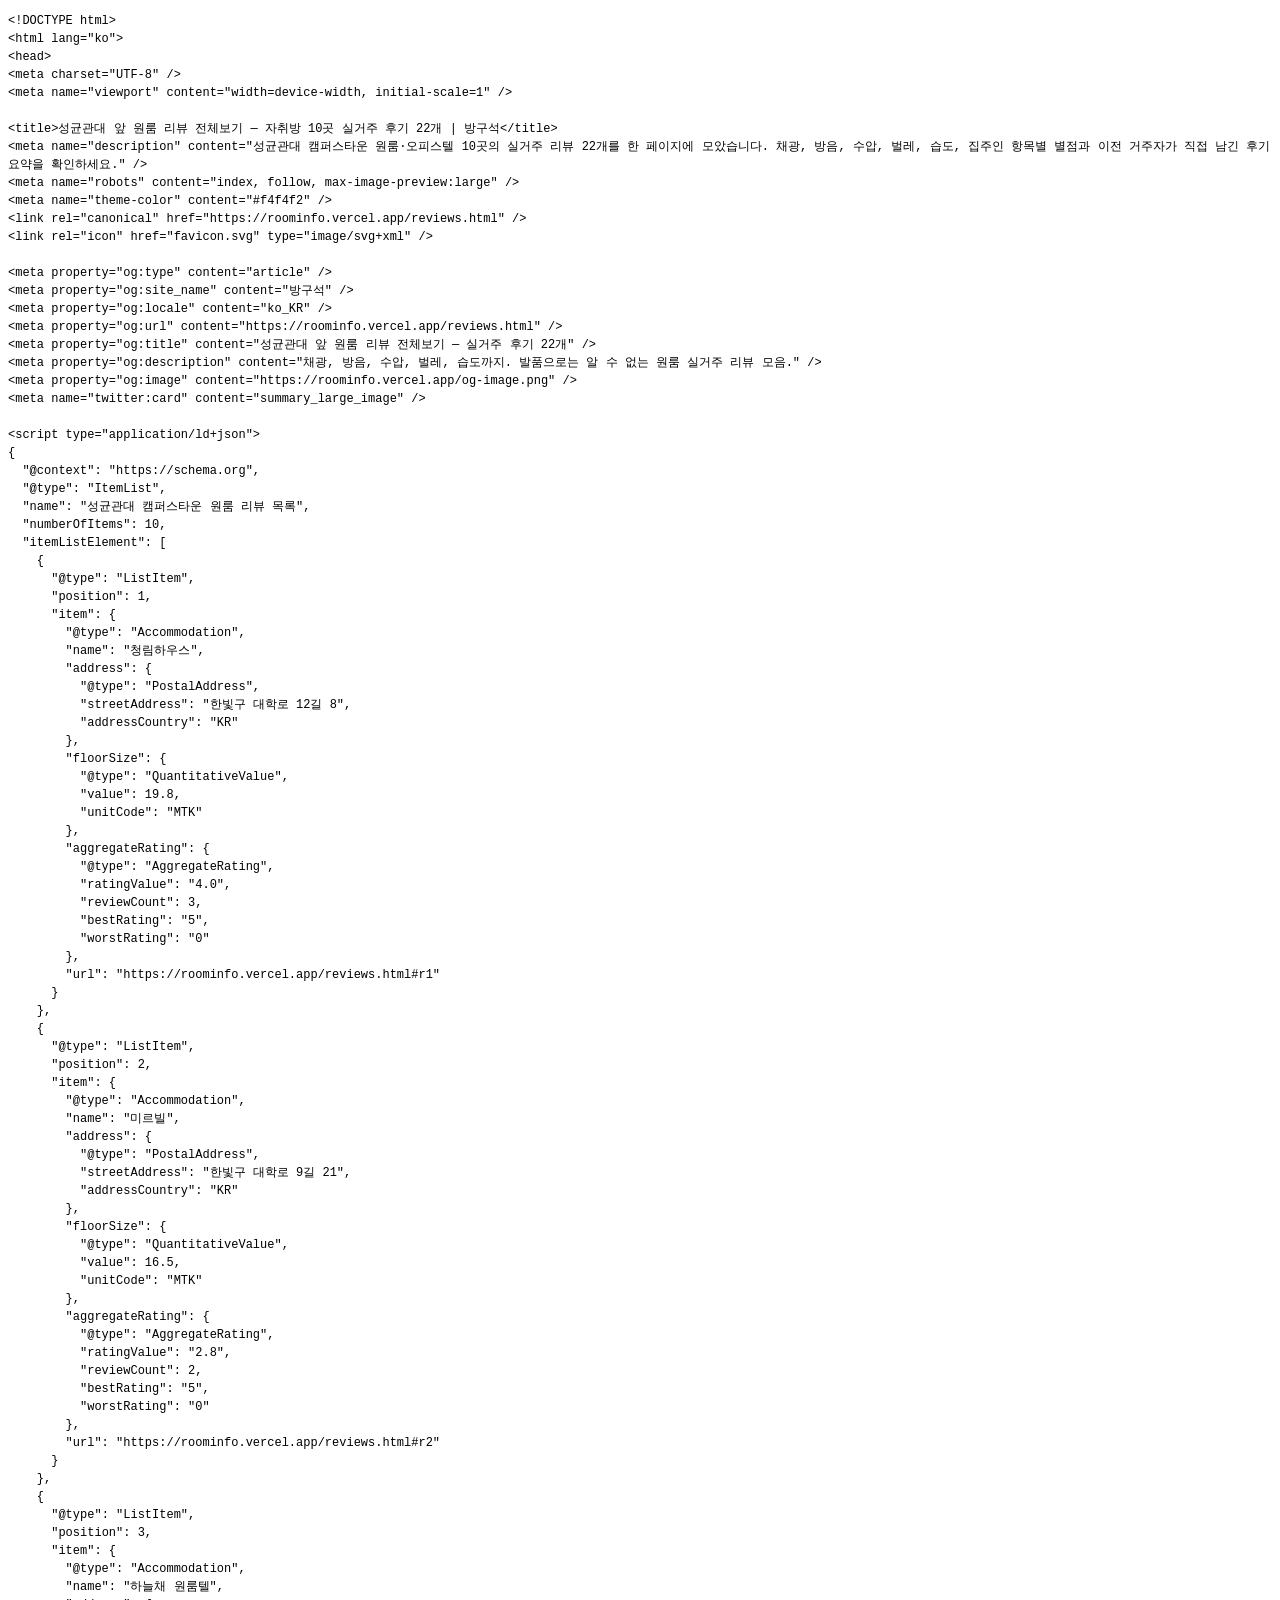
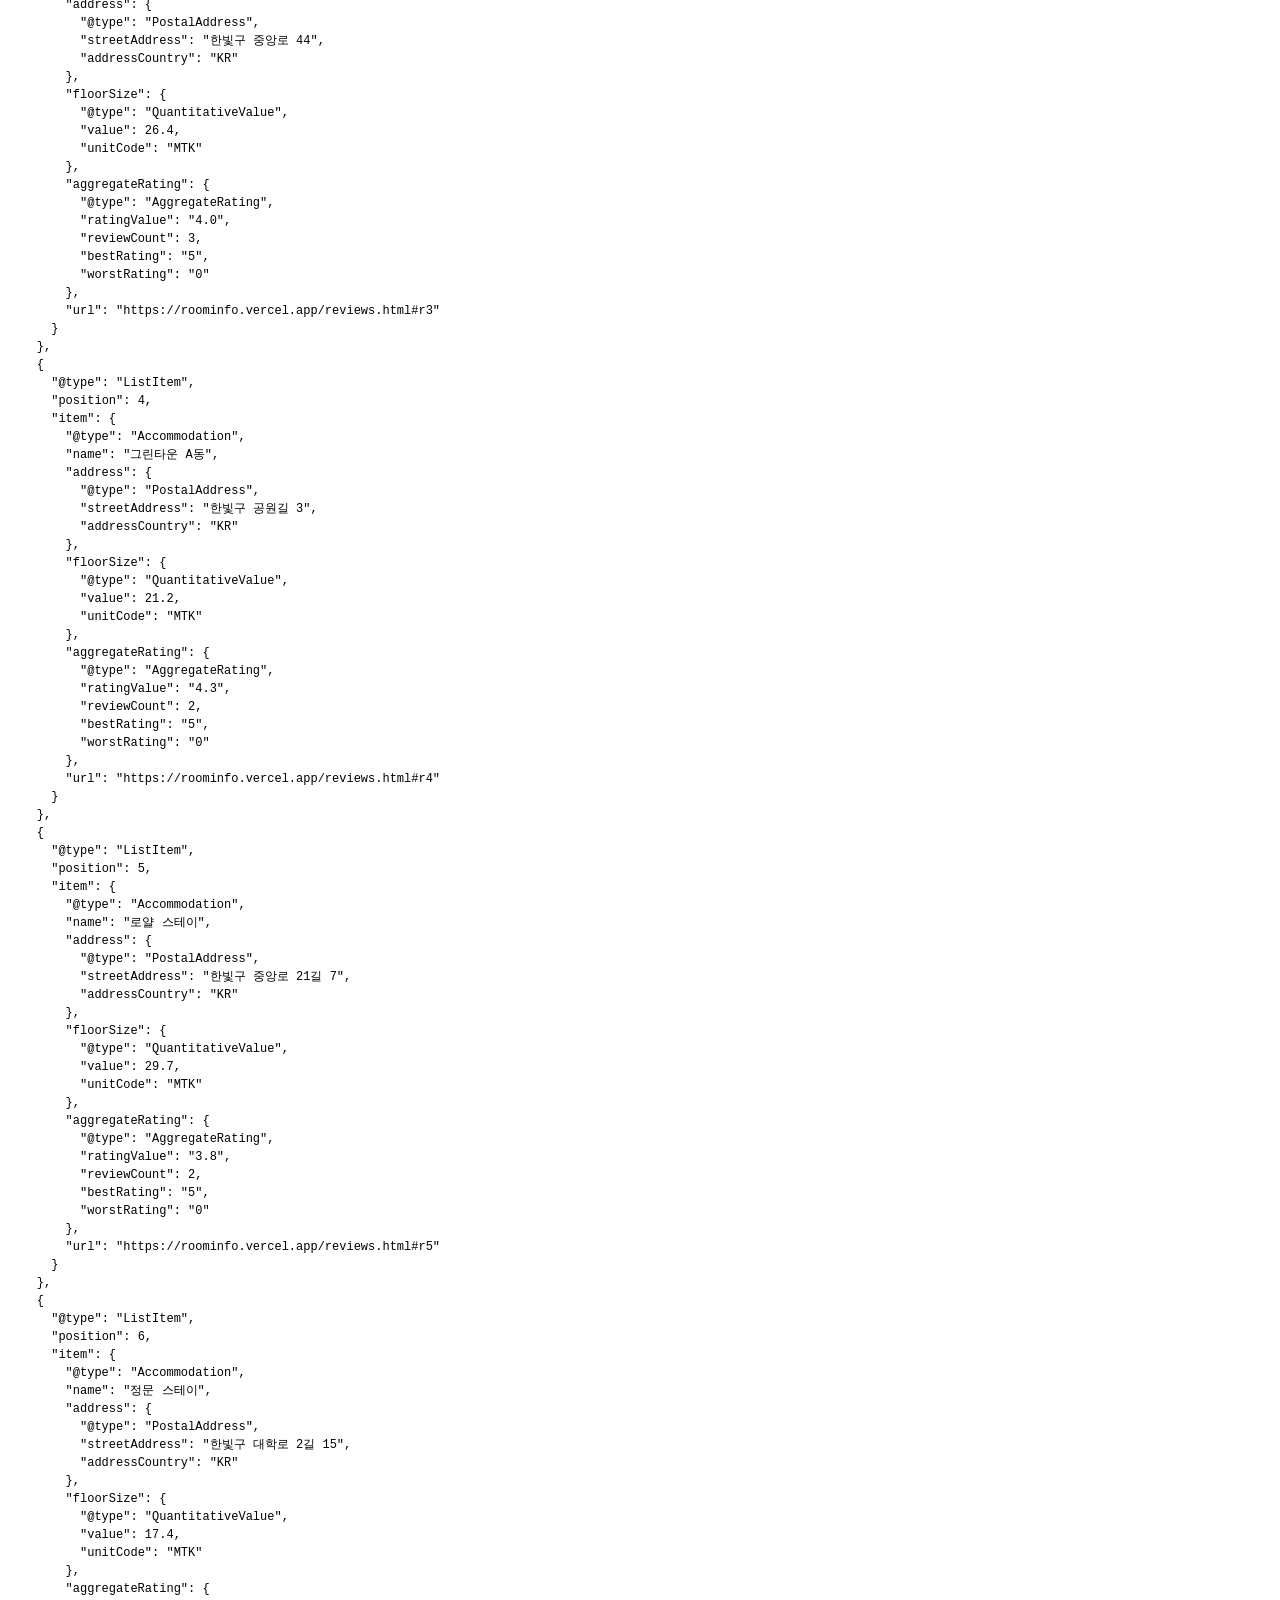
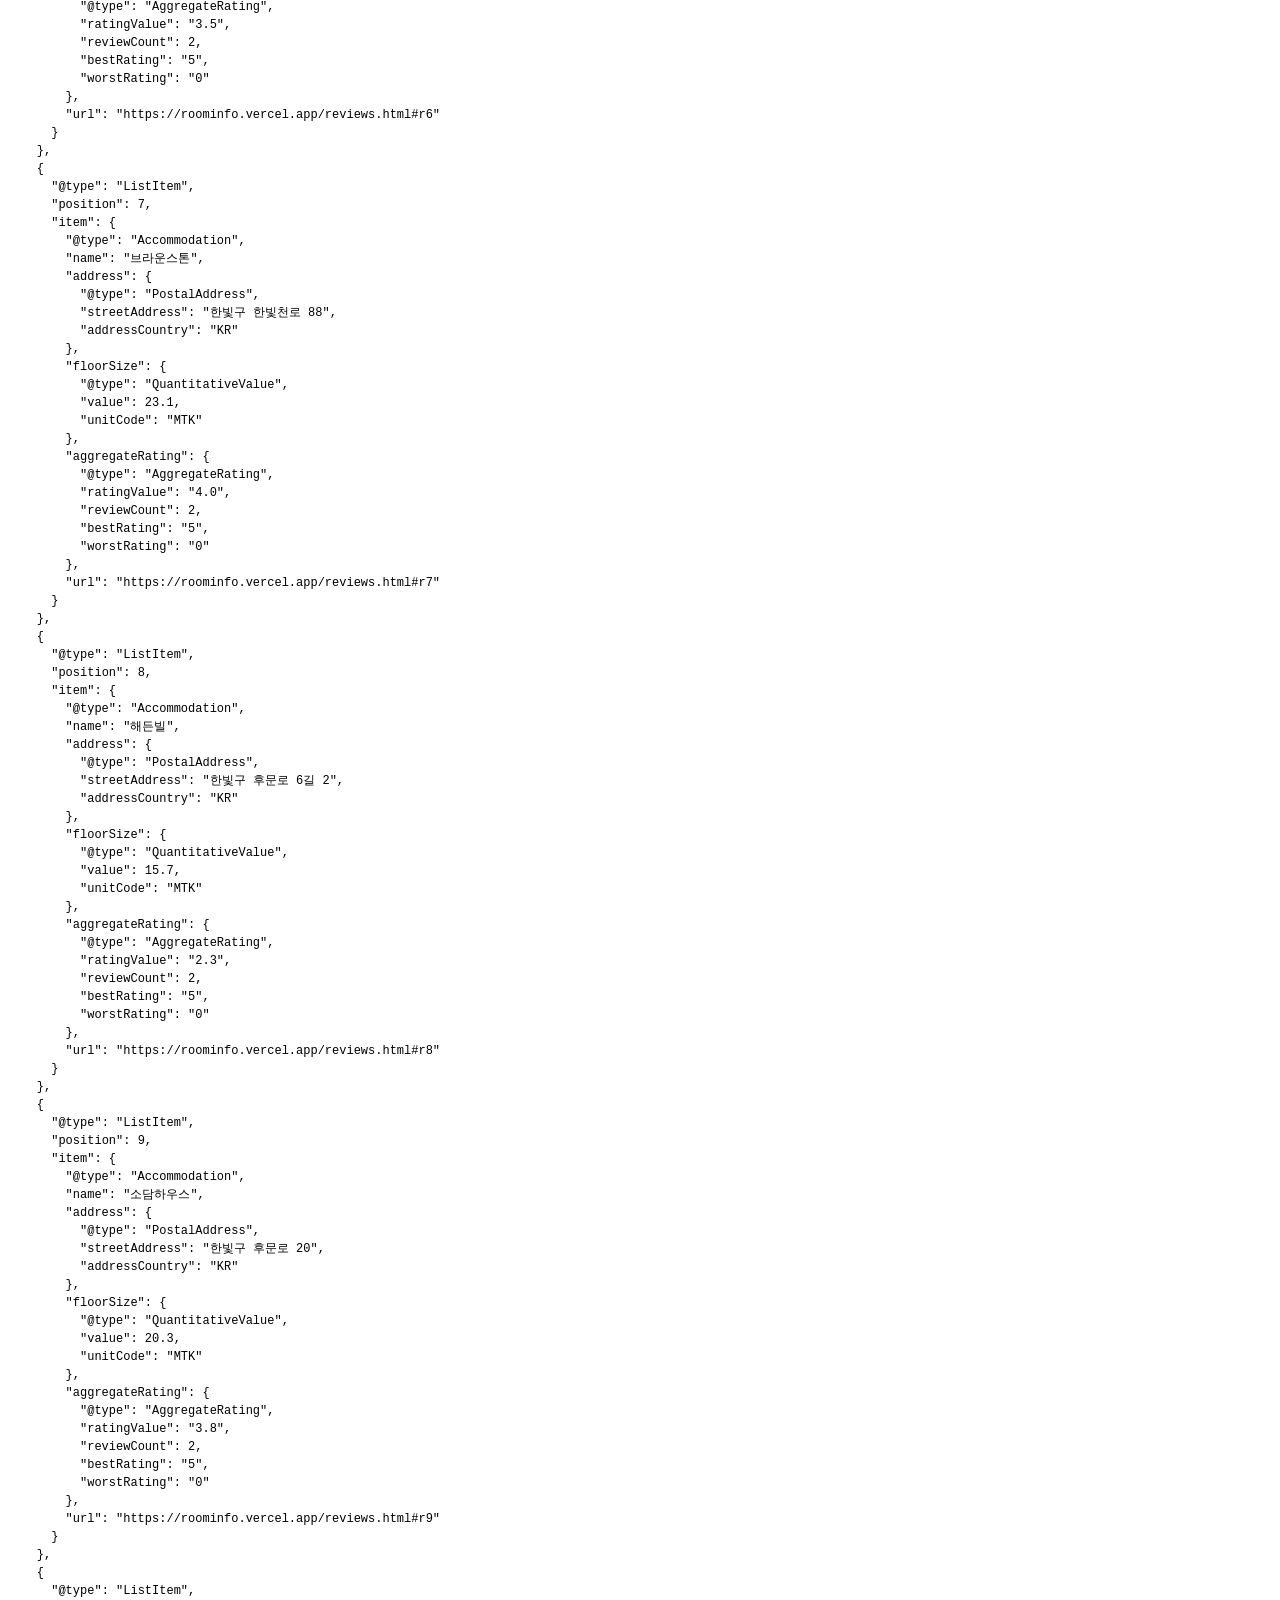
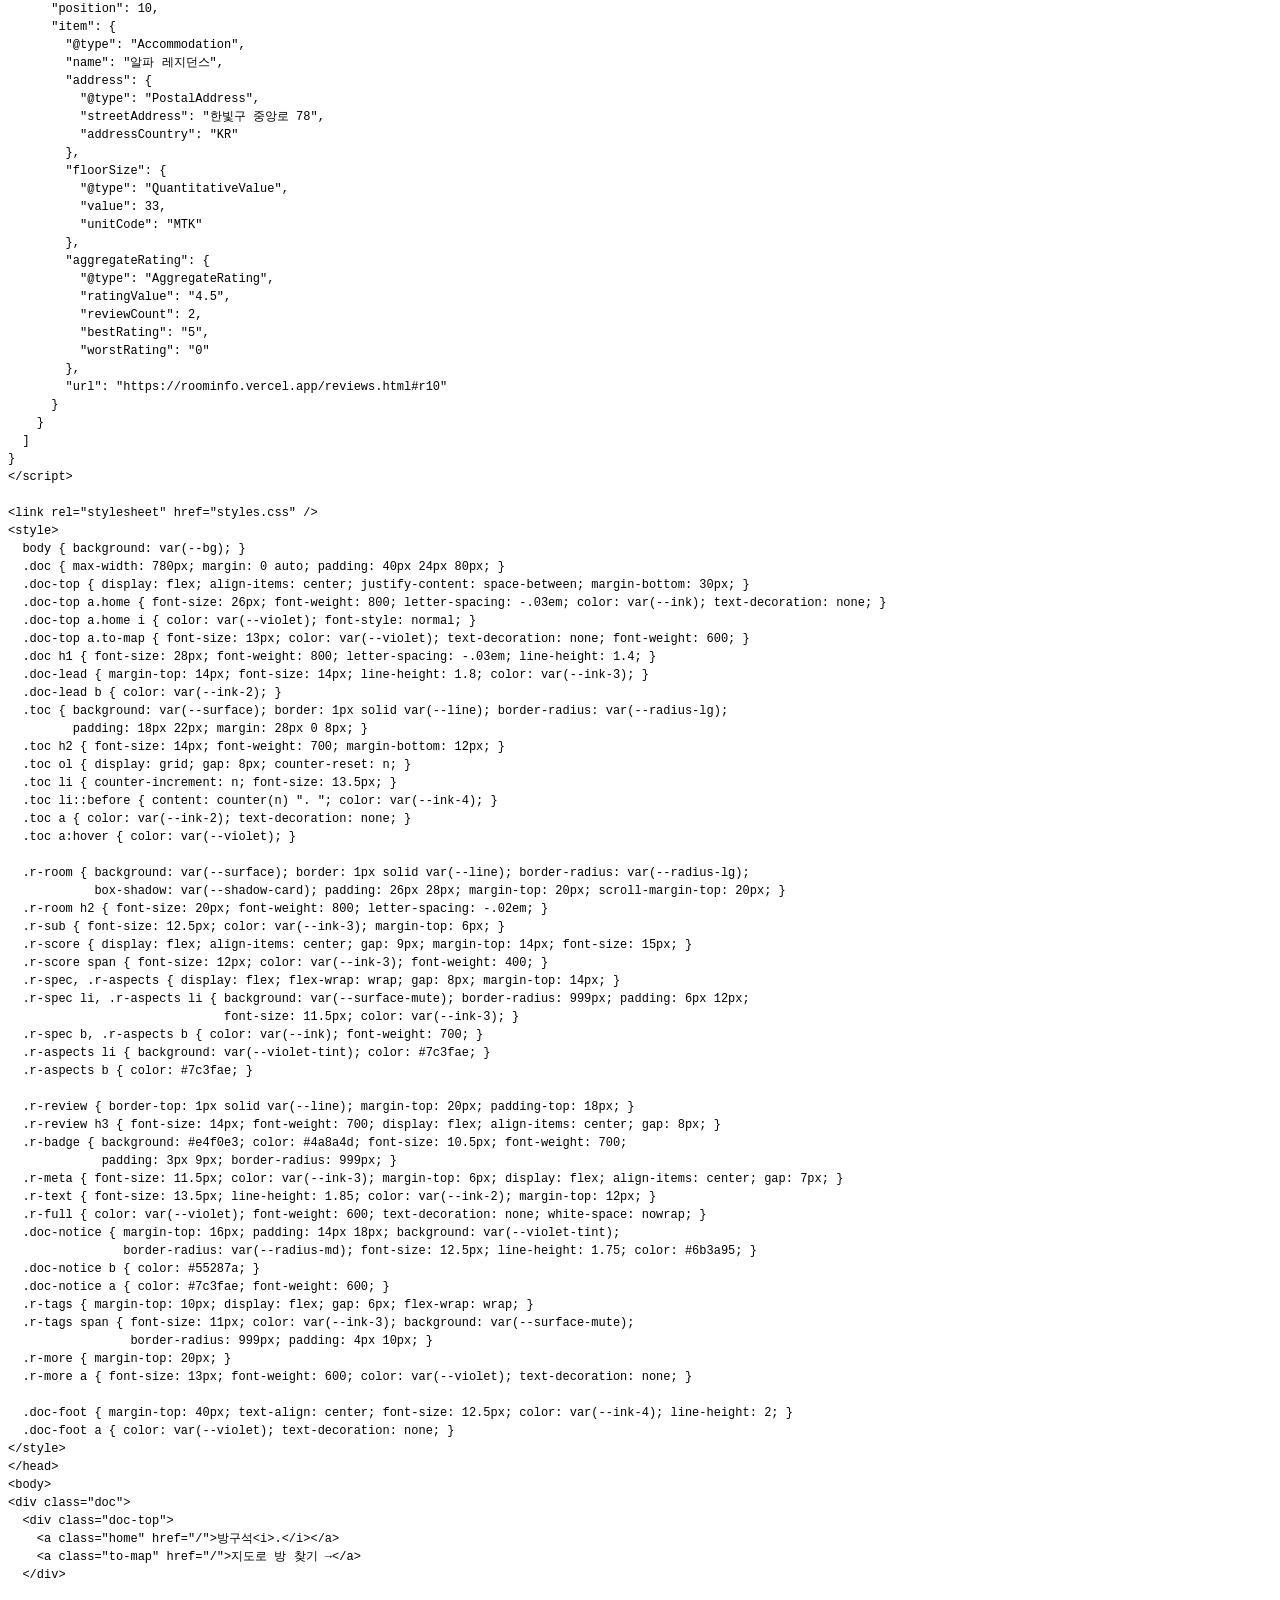
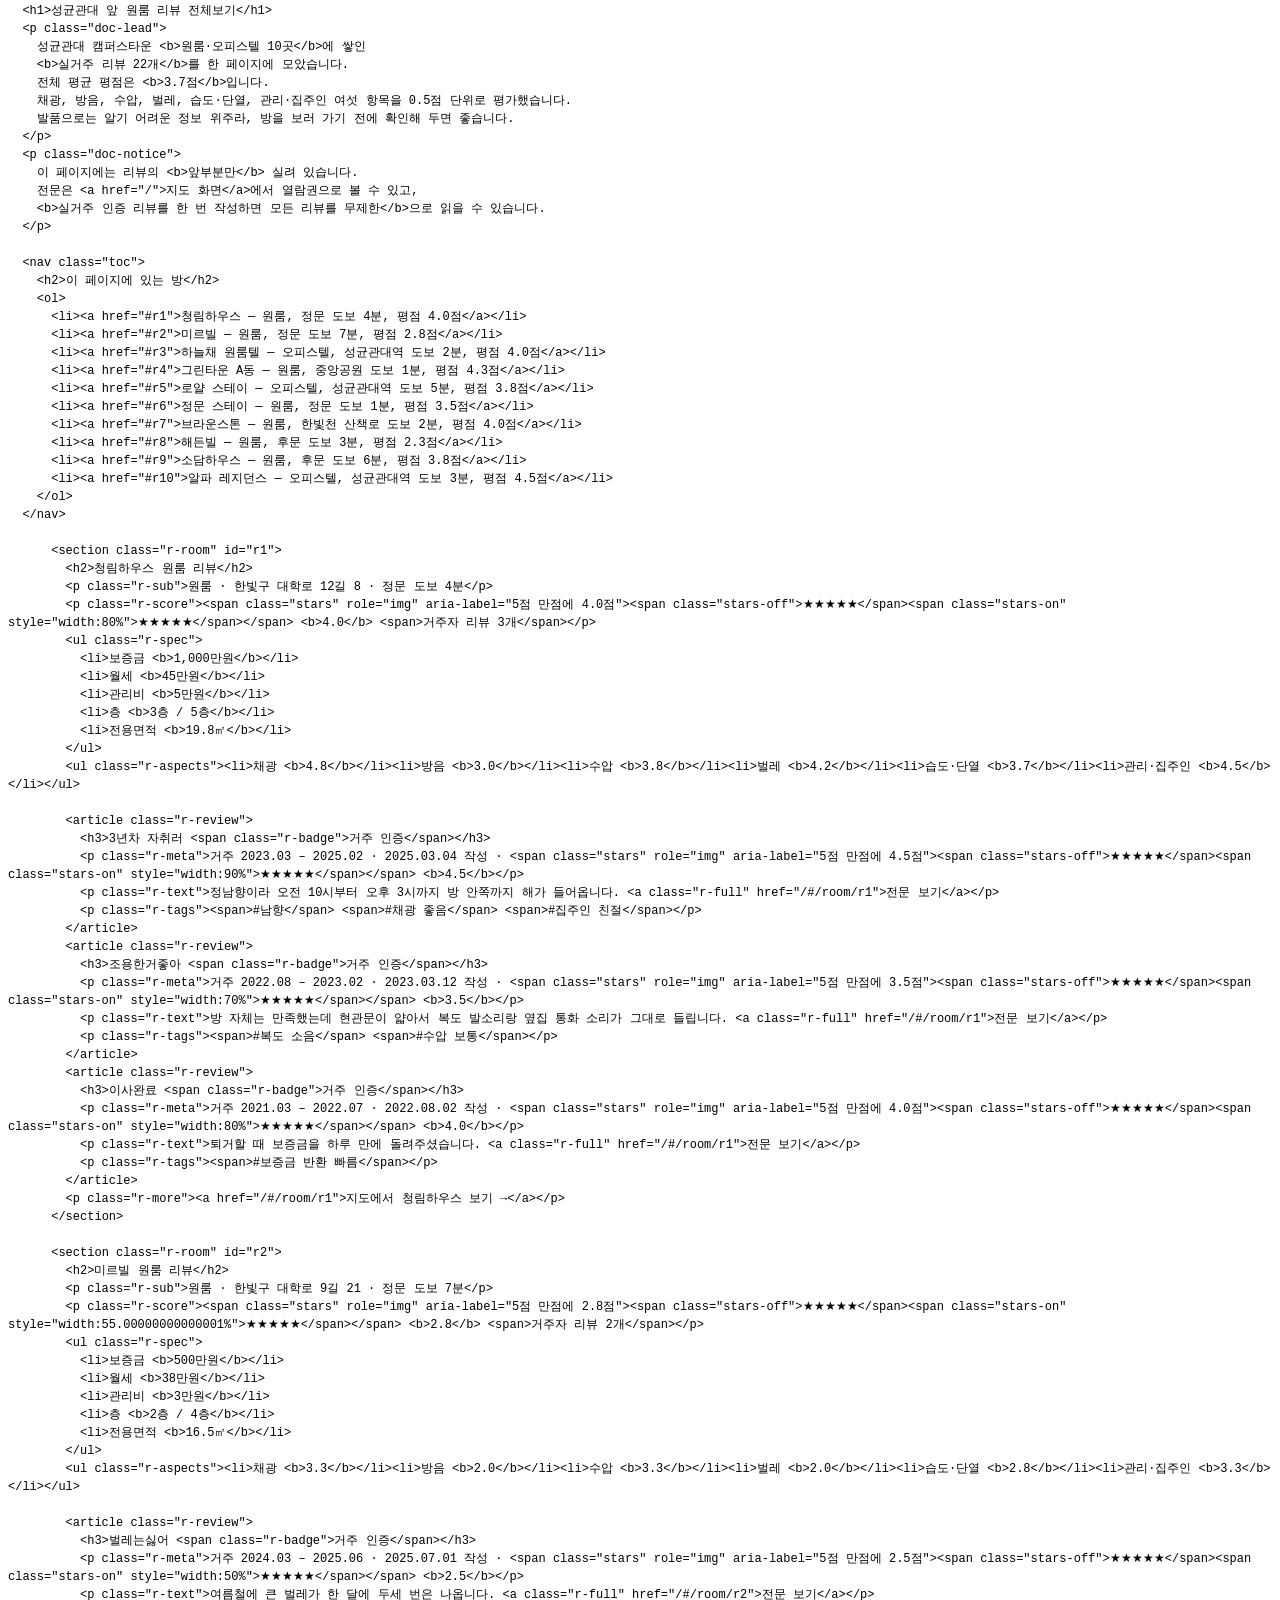
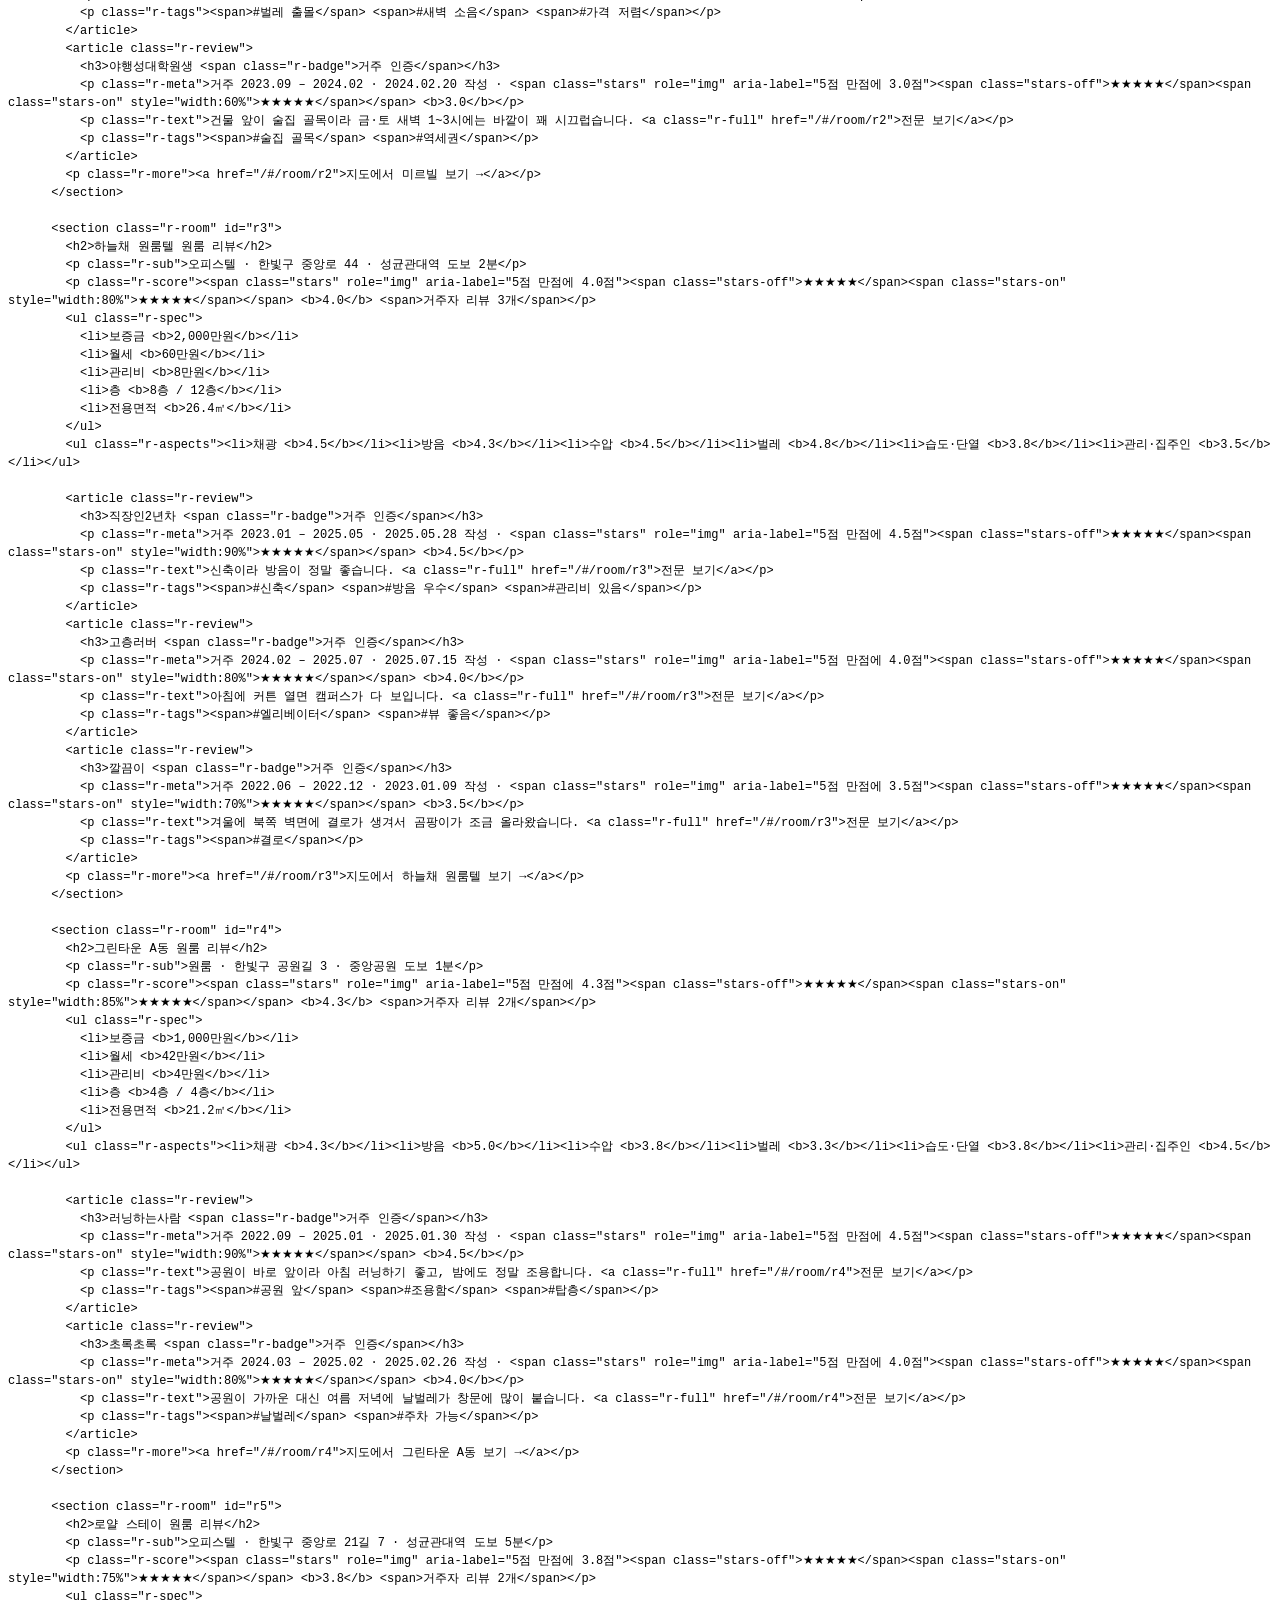
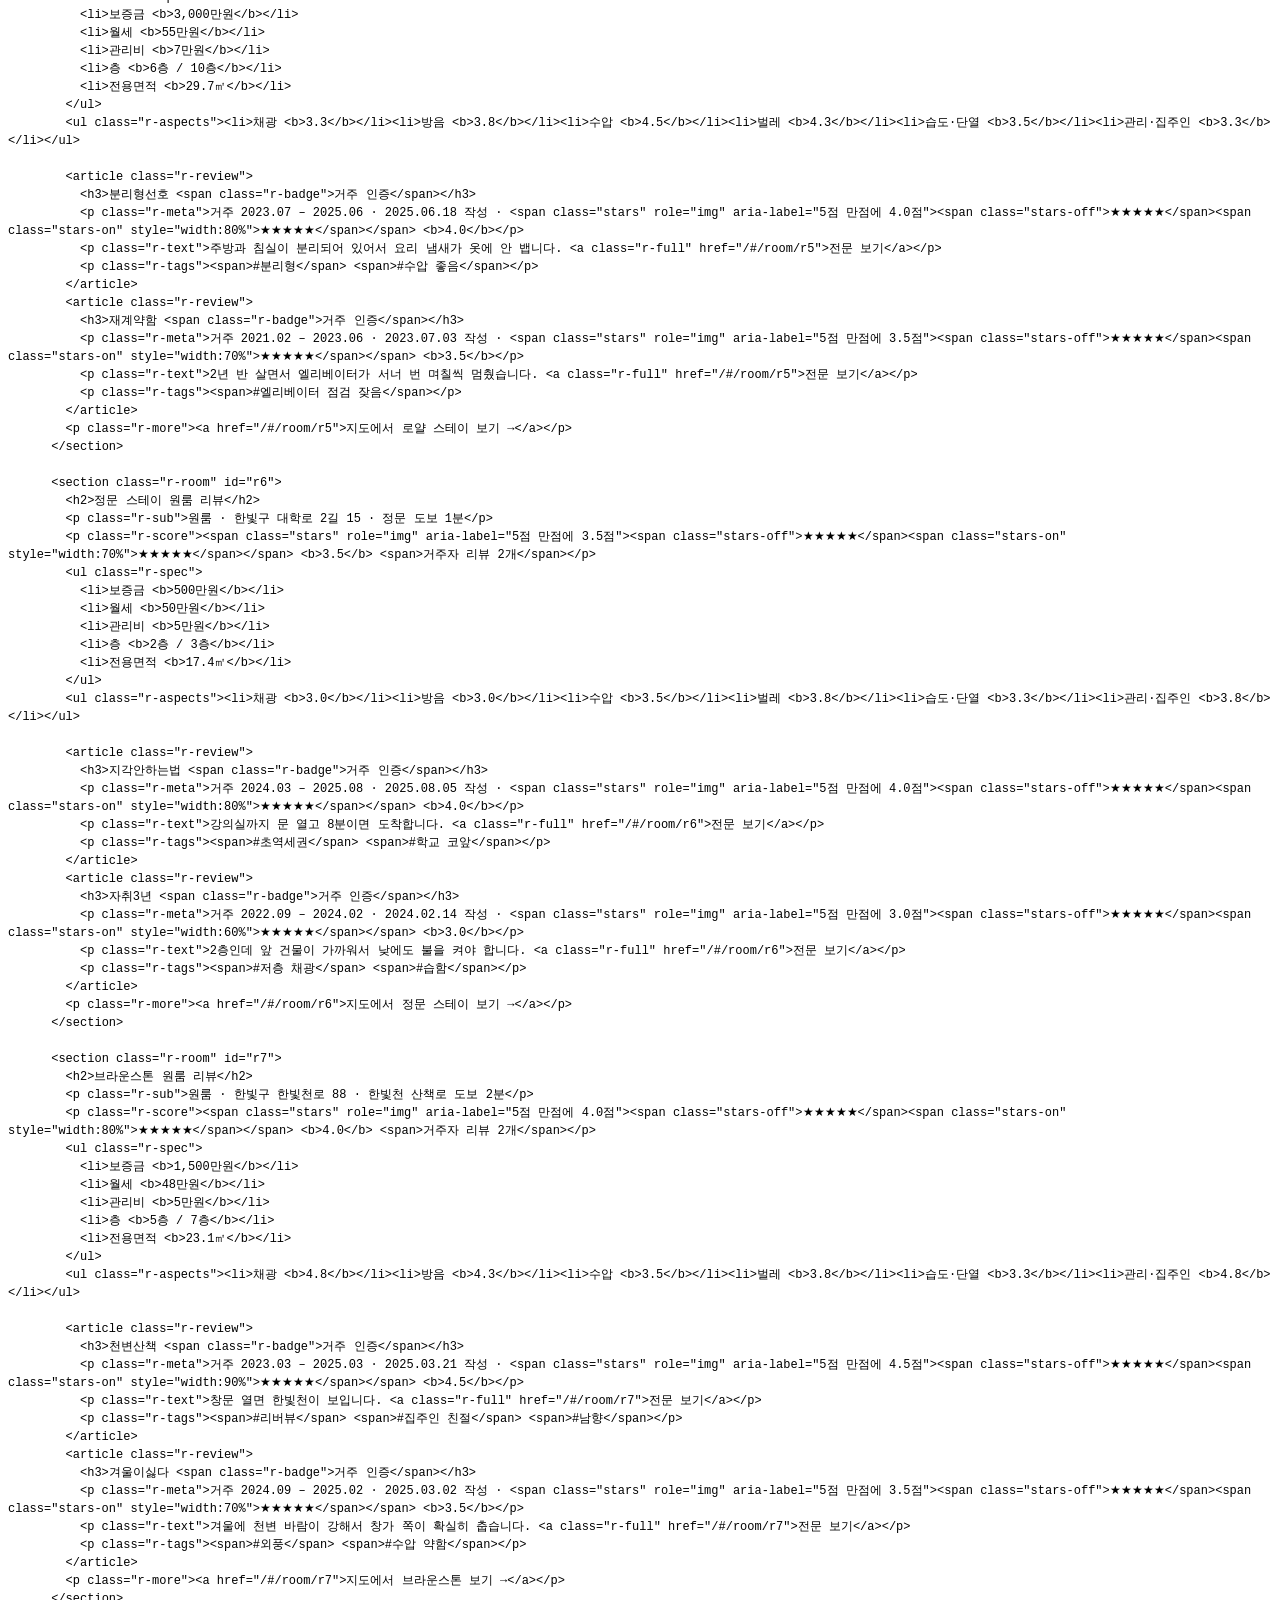
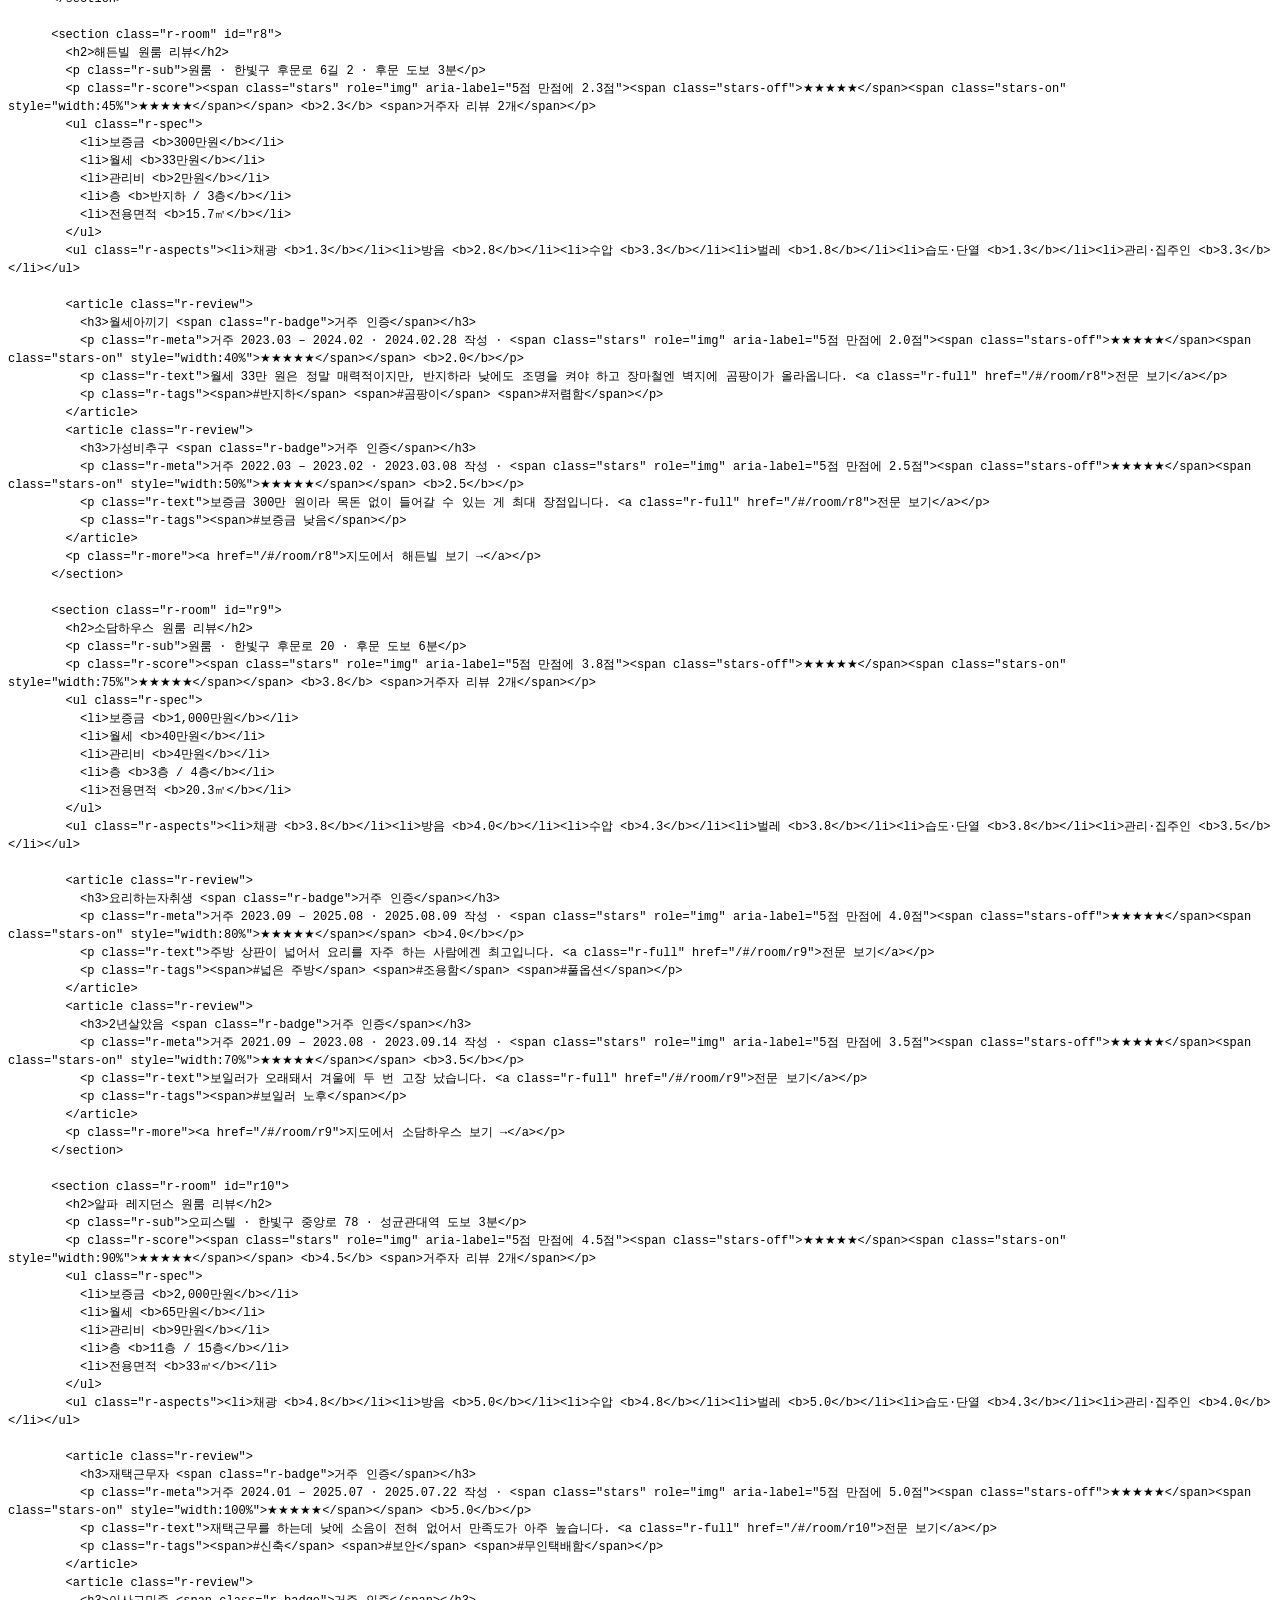
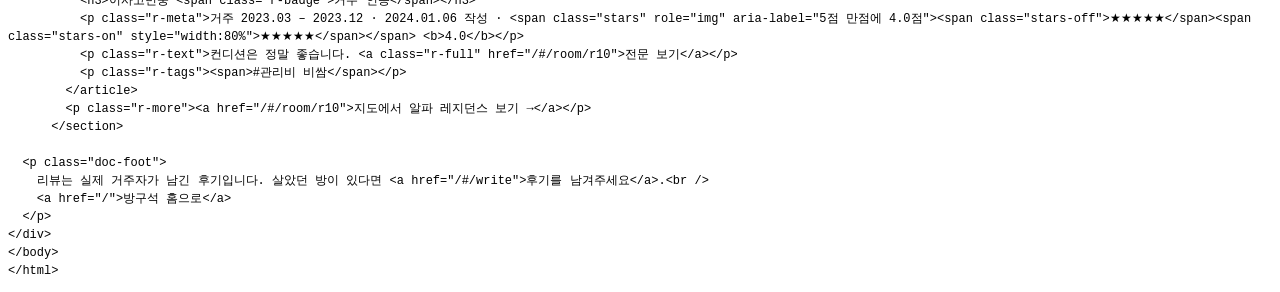
<file: tools/build-reviews.html>
<!DOCTYPE html>
<!--
  reviews.html 생성기.

  data.js를 그대로 읽어 정적 리뷰 페이지를 만듭니다. 손으로 옮겨 적으면
  원본과 어긋나므로, 데이터가 바뀌면 이 파일로 다시 생성하세요.

  사용법 (프로젝트 루트에서):
    python -m http.server 8000
    브라우저로 http://localhost:8000/tools/build-reviews.html 열기
    -> 화면의 내용을 전부 복사해 reviews.html로 저장

  또는 헤드리스로:
    msedge --headless=new --dump-dom http://localhost:8000/tools/build-reviews.html
-->
<html><head><meta charset="utf-8"><title>reviews.html 생성기</title></head>
<body>
<pre id="out" style="white-space:pre-wrap;font:12px/1.5 monospace"></pre>
<script src="../data.js"></script>
<script>
const esc = s => String(s).replace(/[&<>"']/g, c =>
  ({ '&':'&amp;','<':'&lt;','>':'&gt;','"':'&quot;',"'":'&#39;' }[c]));
const fmt = n => n == null ? '–' : n.toFixed(1);
const avg = (list, pick) => {
  const v = list.map(pick).filter(x => typeof x === 'number');
  return v.length ? v.reduce((a, b) => a + b, 0) / v.length : null;
};
const stars = v => `<span class="stars" role="img" aria-label="5점 만점에 ${fmt(v)}점">` +
  `<span class="stars-off">★★★★★</span>` +
  `<span class="stars-on" style="width:${(v / 5) * 100}%">★★★★★</span></span>`;

const SITE = 'https://roominfo.vercel.app';

// 리뷰 본문은 첫 문장까지만 싣습니다. 전문을 그대로 두면 앱의 열람권이 무의미해집니다.
// 문장 경계에서 끊어야 읽기에 자연스럽고, 잘렸다는 것도 분명히 드러납니다.
// 검색엔진에는 페이지에 실제로 보이는 내용만 노출되므로 클로킹 문제도 없습니다.
const TEASER_MAX = 60;
function teaser(t) {
  const end = t.indexOf('. ');
  if (end > 10 && end <= TEASER_MAX) return t.slice(0, end + 1);
  return t.slice(0, TEASER_MAX).trim() + '…';
}
const totalReviews = ROOMS.reduce((a, r) => a + r.reviews.length, 0);
const allAvg = avg(ROOMS.flatMap(r => r.reviews), r => r.rating);

const sections = ROOMS.map(room => {
  const score = avg(room.reviews, r => r.rating);
  const aspects = ASPECT_KEYS.map(a => {
    const v = avg(room.reviews.filter(r => r.aspects), r => r.aspects[a.key]);
    return `<li>${a.label} <b>${fmt(v)}</b></li>`;
  }).join('');

  const reviews = room.reviews.map(r => `
        <article class="r-review">
          <h3>${esc(r.author)} <span class="r-badge">거주 인증</span></h3>
          <p class="r-meta">거주 ${esc(r.period)} · ${esc(r.date)} 작성 · ${stars(r.rating)} <b>${fmt(r.rating)}</b></p>
          <p class="r-text">${esc(teaser(r.text))}${teaser(r.text).length < r.text.length
            ? ` <a class="r-full" href="/#/room/${room.id}">전문 보기</a>` : ''}</p>
          <p class="r-tags">${(r.tags || []).map(t => `<span>#${esc(t)}</span>`).join(' ')}</p>
        </article>`).join('');

  return `
      <section class="r-room" id="${room.id}">
        <h2>${esc(room.name)} 원룸 리뷰</h2>
        <p class="r-sub">${esc(room.type)} · ${esc(room.address)} · ${esc(room.walk)}</p>
        <p class="r-score">${stars(score)} <b>${fmt(score)}</b> <span>거주자 리뷰 ${room.reviews.length}개</span></p>
        <ul class="r-spec">
          <li>보증금 <b>${room.deposit.toLocaleString('ko-KR')}만원</b></li>
          <li>월세 <b>${room.rent}만원</b></li>
          <li>관리비 <b>${room.manage}만원</b></li>
          <li>층 <b>${esc(room.floorInfo)}</b></li>
          <li>전용면적 <b>${room.area}㎡</b></li>
        </ul>
        <ul class="r-aspects">${aspects}</ul>
        ${reviews}
        <p class="r-more"><a href="/#/room/${room.id}">지도에서 ${esc(room.name)} 보기 →</a></p>
      </section>`;
}).join('\n');

const jsonld = JSON.stringify({
  '@context': 'https://schema.org',
  '@type': 'ItemList',
  name: '성균관대 캠퍼스타운 원룸 리뷰 목록',
  numberOfItems: ROOMS.length,
  itemListElement: ROOMS.map((room, i) => ({
    '@type': 'ListItem',
    position: i + 1,
    item: {
      '@type': 'Accommodation',
      name: room.name,
      address: { '@type': 'PostalAddress', streetAddress: room.address, addressCountry: 'KR' },
      floorSize: { '@type': 'QuantitativeValue', value: room.area, unitCode: 'MTK' },
      aggregateRating: {
        '@type': 'AggregateRating',
        ratingValue: fmt(avg(room.reviews, r => r.rating)),
        reviewCount: room.reviews.length,
        bestRating: '5', worstRating: '0',
      },
      url: `${SITE}/reviews.html#${room.id}`,
    },
  })),
}, null, 2);

// textarea.value는 DOM 직렬화에 안 잡히므로 pre + textContent로 내보냅니다.
document.getElementById('out').textContent = `<!DOCTYPE html>
<html lang="ko">
<head>
<meta charset="UTF-8" />
<meta name="viewport" content="width=device-width, initial-scale=1" />

<title>성균관대 앞 원룸 리뷰 전체보기 — 자취방 ${ROOMS.length}곳 실거주 후기 ${totalReviews}개 | 방구석</title>
<meta name="description" content="성균관대 캠퍼스타운 원룸·오피스텔 ${ROOMS.length}곳의 실거주 리뷰 ${totalReviews}개를 한 페이지에 모았습니다. 채광, 방음, 수압, 벌레, 습도, 집주인 항목별 별점과 이전 거주자가 직접 남긴 후기 요약을 확인하세요." />
<meta name="robots" content="index, follow, max-image-preview:large" />
<meta name="theme-color" content="#f4f4f2" />
<link rel="canonical" href="${SITE}/reviews.html" />
<link rel="icon" href="favicon.svg" type="image/svg+xml" />

<meta property="og:type" content="article" />
<meta property="og:site_name" content="방구석" />
<meta property="og:locale" content="ko_KR" />
<meta property="og:url" content="${SITE}/reviews.html" />
<meta property="og:title" content="성균관대 앞 원룸 리뷰 전체보기 — 실거주 후기 ${totalReviews}개" />
<meta property="og:description" content="채광, 방음, 수압, 벌레, 습도까지. 발품으로는 알 수 없는 원룸 실거주 리뷰 모음." />
<meta property="og:image" content="${SITE}/og-image.png" />
<meta name="twitter:card" content="summary_large_image" />

<script type="application/ld+json">
${jsonld}
<\/script>

<link rel="stylesheet" href="styles.css" />
<style>
  body { background: var(--bg); }
  .doc { max-width: 780px; margin: 0 auto; padding: 40px 24px 80px; }
  .doc-top { display: flex; align-items: center; justify-content: space-between; margin-bottom: 30px; }
  .doc-top a.home { font-size: 26px; font-weight: 800; letter-spacing: -.03em; color: var(--ink); text-decoration: none; }
  .doc-top a.home i { color: var(--violet); font-style: normal; }
  .doc-top a.to-map { font-size: 13px; color: var(--violet); text-decoration: none; font-weight: 600; }
  .doc h1 { font-size: 28px; font-weight: 800; letter-spacing: -.03em; line-height: 1.4; }
  .doc-lead { margin-top: 14px; font-size: 14px; line-height: 1.8; color: var(--ink-3); }
  .doc-lead b { color: var(--ink-2); }
  .toc { background: var(--surface); border: 1px solid var(--line); border-radius: var(--radius-lg);
         padding: 18px 22px; margin: 28px 0 8px; }
  .toc h2 { font-size: 14px; font-weight: 700; margin-bottom: 12px; }
  .toc ol { display: grid; gap: 8px; counter-reset: n; }
  .toc li { counter-increment: n; font-size: 13.5px; }
  .toc li::before { content: counter(n) ". "; color: var(--ink-4); }
  .toc a { color: var(--ink-2); text-decoration: none; }
  .toc a:hover { color: var(--violet); }

  .r-room { background: var(--surface); border: 1px solid var(--line); border-radius: var(--radius-lg);
            box-shadow: var(--shadow-card); padding: 26px 28px; margin-top: 20px; scroll-margin-top: 20px; }
  .r-room h2 { font-size: 20px; font-weight: 800; letter-spacing: -.02em; }
  .r-sub { font-size: 12.5px; color: var(--ink-3); margin-top: 6px; }
  .r-score { display: flex; align-items: center; gap: 9px; margin-top: 14px; font-size: 15px; }
  .r-score span { font-size: 12px; color: var(--ink-3); font-weight: 400; }
  .r-spec, .r-aspects { display: flex; flex-wrap: wrap; gap: 8px; margin-top: 14px; }
  .r-spec li, .r-aspects li { background: var(--surface-mute); border-radius: 999px; padding: 6px 12px;
                              font-size: 11.5px; color: var(--ink-3); }
  .r-spec b, .r-aspects b { color: var(--ink); font-weight: 700; }
  .r-aspects li { background: var(--violet-tint); color: #7c3fae; }
  .r-aspects b { color: #7c3fae; }

  .r-review { border-top: 1px solid var(--line); margin-top: 20px; padding-top: 18px; }
  .r-review h3 { font-size: 14px; font-weight: 700; display: flex; align-items: center; gap: 8px; }
  .r-badge { background: #e4f0e3; color: #4a8a4d; font-size: 10.5px; font-weight: 700;
             padding: 3px 9px; border-radius: 999px; }
  .r-meta { font-size: 11.5px; color: var(--ink-3); margin-top: 6px; display: flex; align-items: center; gap: 7px; }
  .r-text { font-size: 13.5px; line-height: 1.85; color: var(--ink-2); margin-top: 12px; }
  .r-full { color: var(--violet); font-weight: 600; text-decoration: none; white-space: nowrap; }
  .doc-notice { margin-top: 16px; padding: 14px 18px; background: var(--violet-tint);
                border-radius: var(--radius-md); font-size: 12.5px; line-height: 1.75; color: #6b3a95; }
  .doc-notice b { color: #55287a; }
  .doc-notice a { color: #7c3fae; font-weight: 600; }
  .r-tags { margin-top: 10px; display: flex; gap: 6px; flex-wrap: wrap; }
  .r-tags span { font-size: 11px; color: var(--ink-3); background: var(--surface-mute);
                 border-radius: 999px; padding: 4px 10px; }
  .r-more { margin-top: 20px; }
  .r-more a { font-size: 13px; font-weight: 600; color: var(--violet); text-decoration: none; }

  .doc-foot { margin-top: 40px; text-align: center; font-size: 12.5px; color: var(--ink-4); line-height: 2; }
  .doc-foot a { color: var(--violet); text-decoration: none; }
</style>
</head>
<body>
<div class="doc">
  <div class="doc-top">
    <a class="home" href="/">방구석<i>.</i></a>
    <a class="to-map" href="/">지도로 방 찾기 →</a>
  </div>

  <h1>성균관대 앞 원룸 리뷰 전체보기</h1>
  <p class="doc-lead">
    성균관대 캠퍼스타운 <b>원룸·오피스텔 ${ROOMS.length}곳</b>에 쌓인
    <b>실거주 리뷰 ${totalReviews}개</b>를 한 페이지에 모았습니다.
    전체 평균 평점은 <b>${fmt(allAvg)}점</b>입니다.
    채광, 방음, 수압, 벌레, 습도·단열, 관리·집주인 여섯 항목을 0.5점 단위로 평가했습니다.
    발품으로는 알기 어려운 정보 위주라, 방을 보러 가기 전에 확인해 두면 좋습니다.
  </p>
  <p class="doc-notice">
    이 페이지에는 리뷰의 <b>앞부분만</b> 실려 있습니다.
    전문은 <a href="/">지도 화면</a>에서 열람권으로 볼 수 있고,
    <b>실거주 인증 리뷰를 한 번 작성하면 모든 리뷰를 무제한</b>으로 읽을 수 있습니다.
  </p>

  <nav class="toc">
    <h2>이 페이지에 있는 방</h2>
    <ol>
${ROOMS.map(r => `      <li><a href="#${r.id}">${esc(r.name)} — ${esc(r.type)}, ${esc(r.walk)}, 평점 ${fmt(avg(r.reviews, x => x.rating))}점</a></li>`).join('\n')}
    </ol>
  </nav>
${sections}

  <p class="doc-foot">
    리뷰는 실제 거주자가 남긴 후기입니다. 살았던 방이 있다면 <a href="/#/write">후기를 남겨주세요</a>.<br />
    <a href="/">방구석 홈으로</a>
  </p>
</div>
</body>
</html>
`;
</script>
</body></html>
</file>
<file: styles.css>
/* ==================================================================
   방구석 — Payd 디자인 시스템 기반 스타일
   ================================================================== */

:root {
  /* 표면 */
  --bg:            #f4f4f2;
  --surface:       #ffffff;
  --surface-mute:  #f6f6f4;
  --panel:         #f1f1ef;
  --line:          #ecebe7;
  --line-strong:   #e2e0da;

  /* 텍스트 */
  --ink:           #1d1c20;
  --ink-2:         #4a4852;
  --ink-3:         #8e8c96;
  --ink-4:         #b3b1ba;

  /* 액센트(파스텔) */
  --violet:        #c07ef0;
  --violet-soft:   #e8d0fa;
  --violet-tint:   #f4e9fd;
  --green:         #8ec98f;
  --green-soft:    #cfe7cf;
  --amber:         #f3c470;
  --coral:         #f08a8a;
  --teal:          #6cc3d8;

  /* 별점 */
  --star:          #f2b01e;
  --star-off:      #e6e4df;

  --radius-lg:     20px;
  --radius-md:     14px;
  --radius-sm:     10px;
  --shadow-card:   0 1px 2px rgba(29,28,32,.04), 0 8px 24px rgba(29,28,32,.05);
  --shadow-pop:    0 12px 32px rgba(29,28,32,.14);

  --font: "Pretendard", "Pretendard Variable", -apple-system, BlinkMacSystemFont,
          "Segoe UI", "Malgun Gothic", "Apple SD Gothic Neo", "Noto Sans KR", sans-serif;
}

* { box-sizing: border-box; }

html, body {
  margin: 0;
  height: 100%;
  background: var(--bg);
  color: var(--ink);
  font-family: var(--font);
  font-size: 14px;
  -webkit-font-smoothing: antialiased;
}

button { font-family: inherit; cursor: pointer; }
input, textarea, select { font-family: inherit; }
h1, h2, h3, h4, p, ul, ol { margin: 0; }
ul, ol { padding: 0; list-style: none; }

::-webkit-scrollbar { width: 8px; height: 8px; }
::-webkit-scrollbar-thumb { background: #dcdad4; border-radius: 8px; }
::-webkit-scrollbar-track { background: transparent; }

.app { display: flex; min-height: 100vh; }

/* ============================ 사이드바 ============================ */
.sidebar {
  width: 216px;
  flex: 0 0 216px;
  background: var(--surface);
  padding: 26px 18px 22px;
  display: flex;
  flex-direction: column;
  position: sticky;
  top: 0;
  height: 100vh;
  overflow-y: auto;
}

.brand {
  display: block;
  width: 100%;
  border: 0;
  background: none;
  text-align: left;
  font-size: 26px;
  font-weight: 800;
  letter-spacing: -.03em;
  color: var(--ink);
  padding: 0 8px 26px;
  transition: opacity .15s ease;
}
.brand:hover { opacity: .62; }
.brand:focus-visible { outline: 2px solid var(--violet-soft); outline-offset: 4px; border-radius: 8px; }
.brand-dot { color: var(--violet); }

.nav-group {
  width: 100%;
  display: flex;
  align-items: center;
  justify-content: space-between;
  background: none;
  border: 0;
  padding: 8px;
  font-size: 14px;
  font-weight: 700;
  color: var(--ink);
  letter-spacing: -.01em;
}
.nav-group .caret {
  width: 12px; height: 12px;
  color: var(--ink-3);
  transition: transform .18s ease;
}
.nav-group.is-collapsed .caret { transform: rotate(180deg); }

.nav-list {
  display: grid;
  gap: 2px;
  margin: 6px 0 4px;
  overflow: hidden;
}
.nav-list.is-hidden { display: none; }

.nav-item {
  width: 100%;
  display: flex;
  align-items: center;
  gap: 11px;
  padding: 9px 8px;
  border: 0;
  border-radius: var(--radius-sm);
  background: none;
  color: var(--ink-2);
  font-size: 13.5px;
  text-align: left;
  transition: background .15s ease, color .15s ease;
}
.nav-item:hover { background: var(--surface-mute); color: var(--ink); }
.nav-item.is-active { color: var(--ink); font-weight: 600; background: var(--violet-tint); }
.nav-item.is-active .nav-ic { color: var(--violet); }
.nav-ic { display: grid; place-items: center; width: 20px; height: 20px; color: var(--ink-3); flex: 0 0 20px; }
.nav-ic svg { width: 20px; height: 20px; }

.nav-badge {
  margin-left: auto;
  min-width: 20px;
  height: 19px;
  padding: 0 6px;
  border-radius: 20px;
  background: var(--surface-mute);
  color: var(--ink-3);
  font-size: 11px;
  font-weight: 700;
  display: grid;
  place-items: center;
}
.nav-item.is-active .nav-badge { background: #fff; color: var(--violet); }

.nav-sep { height: 1px; background: var(--line); margin: 16px 8px; }

.side-card {
  margin-top: auto;
  background: var(--violet-tint);
  border-radius: var(--radius-md);
  padding: 16px;
}
.side-card-title { font-weight: 700; font-size: 13.5px; margin-bottom: 6px; }
.side-card p { color: var(--ink-3); font-size: 12px; line-height: 1.6; margin-bottom: 12px; }

/* ============================ 상단바 ============================ */
.main { flex: 1; min-width: 0; display: flex; flex-direction: column; }

.topbar {
  display: flex;
  align-items: center;
  gap: 14px;
  padding: 20px 26px 6px;
}

.search {
  flex: 1;
  max-width: 380px;
  display: flex;
  align-items: center;
  gap: 10px;
  background: var(--surface);
  border: 1px solid var(--line);
  border-radius: 999px;
  padding: 0 18px;
  height: 46px;
  color: var(--ink-4);
  transition: border-color .15s ease, box-shadow .15s ease;
}
.search:focus-within { border-color: var(--violet-soft); box-shadow: 0 0 0 4px var(--violet-tint); }
.search svg { width: 19px; height: 19px; flex: 0 0 19px; }
.search input {
  flex: 1; border: 0; outline: none; background: none;
  font-size: 14px; color: var(--ink);
}
.search input::placeholder { color: var(--ink-4); }
.search input::-webkit-search-cancel-button { -webkit-appearance: none; }

.toggle-live { display: flex; align-items: center; gap: 9px; }
.toggle-label { font-size: 13.5px; color: var(--ink-2); }
.switch {
  width: 42px; height: 24px; border-radius: 999px;
  background: #dedcd6; border: 0; padding: 3px;
  display: flex; transition: background .18s ease;
}
.switch span {
  width: 18px; height: 18px; border-radius: 50%; background: #fff;
  transition: transform .18s ease;
  box-shadow: 0 1px 2px rgba(0,0,0,.18);
}
.switch.is-on { background: var(--green); }
.switch.is-on span { transform: translateX(18px); }

.pill-select {
  display: flex; align-items: center; gap: 10px;
  height: 46px; padding: 0 18px;
  background: var(--surface);
  border: 1px solid var(--line);
  border-radius: 999px;
  font-size: 13.5px; font-weight: 500; color: var(--ink);
}
.pill-select svg { width: 12px; height: 12px; color: var(--ink-3); }
.pill-select:hover { border-color: var(--line-strong); }

.icon-btn {
  position: relative;
  width: 46px; height: 46px;
  display: grid; place-items: center;
  background: var(--surface);
  border: 1px solid var(--line);
  border-radius: 50%;
  color: var(--ink-2);
}
.icon-btn svg { width: 21px; height: 21px; }
.icon-btn .dot {
  position: absolute; top: 6px; right: 8px;
  width: 8px; height: 8px; border-radius: 50%;
  background: var(--violet);
  border: 2px solid var(--surface);
}

.profile {
  display: flex; align-items: center; gap: 10px;
  background: var(--surface);
  border: 1px solid var(--line);
  border-radius: 999px;
  padding: 6px 16px 6px 6px;
  margin-left: auto;
}
.profile .caret { width: 12px; height: 12px; color: var(--ink-3); }
.profile-txt { display: grid; line-height: 1.35; }
.profile-txt strong { font-size: 13px; font-weight: 600; }
.profile-txt span { font-size: 11px; color: var(--ink-3); }

.avatar {
  width: 34px; height: 34px; border-radius: 50%;
  display: grid; place-items: center;
  font-size: 13px; font-weight: 700; color: #fff;
  flex: 0 0 34px;
}
.avatar-me { background: linear-gradient(135deg, #c07ef0, #8fb8f0); }

/* ============================ 레이아웃 ============================ */
.content { display: flex; gap: 0; align-items: flex-start; padding: 0 0 40px 0; }
.col-main { flex: 1; min-width: 0; padding: 12px 26px 0; }
.col-side { width: 300px; flex: 0 0 300px; padding: 12px 0 0; }

.hello {
  display: flex; align-items: center; gap: 8px;
  font-size: 15px; font-weight: 700; color: var(--violet);
  margin-bottom: 10px;
}
.headline {
  font-size: 27px; font-weight: 700; letter-spacing: -.03em;
  line-height: 1.35; color: var(--ink);
}
.headline em { font-style: normal; color: var(--violet); }

.lead {
  max-width: 640px;
  margin-top: 12px;
  font-size: 13.5px;
  line-height: 1.75;
  color: var(--ink-3);
}
.lead b { color: var(--ink-2); font-weight: 600; }
.lead a { color: var(--violet); font-weight: 600; text-decoration: none; white-space: nowrap; }
.lead a:hover { text-decoration: underline; }

.subrow { display: flex; align-items: center; gap: 12px; margin: 26px 0 14px; }
.subrow-label { font-size: 14px; font-weight: 600; }
.round-caret {
  width: 26px; height: 26px; border-radius: 50%;
  background: var(--violet-soft); border: 0;
  display: grid; place-items: center; color: #7c3fae;
}
.round-caret svg { width: 12px; height: 12px; }

.chipset { display: flex; gap: 7px; margin-left: auto; flex-wrap: wrap; }
.chip {
  height: 32px; padding: 0 14px;
  border-radius: 999px;
  border: 1px solid var(--line);
  background: var(--surface);
  font-size: 12.5px; color: var(--ink-2);
  transition: all .15s ease;
}
.chip:hover { border-color: var(--line-strong); }
.chip.is-on { background: var(--ink); border-color: var(--ink); color: #fff; font-weight: 600; }

/* ============================ 카드 ============================ */
.card {
  background: var(--surface);
  border: 1px solid var(--line);
  border-radius: var(--radius-lg);
  box-shadow: var(--shadow-card);
  padding: 20px 22px;
}
.card-head { display: flex; align-items: baseline; justify-content: space-between; margin-bottom: 16px; }
.card-head h3 { font-size: 15px; font-weight: 700; letter-spacing: -.02em; }
.card-sub { font-size: 12px; color: var(--ink-3); }

.map-card { padding: 0; overflow: hidden; }
.grid-2 { display: grid; grid-template-columns: 1fr 1fr; gap: 18px; margin-top: 18px; }

/* ============================ 지도 ============================ */
/* viewBox(1000×640)를 slice로 채우므로, 세로 잘림이 최소가 되는 높이로 맞춥니다. */
.map-wrap { position: relative; height: 556px; background: #efeee9; }
#map { width: 100%; height: 100%; display: block; cursor: grab; touch-action: none; }
#map.is-panning { cursor: grabbing; }

.map-label text, text.map-label { pointer-events: none; }
.map-label text {
  font-family: var(--font);
  font-size: 13px;
  font-weight: 600;
  fill: #9d9a92;
  letter-spacing: .02em;
}
.map-label text.map-label-sm { font-size: 11px; fill: #b0ada4; font-weight: 500; }

.pin { cursor: pointer; }
.pin-body { filter: url(#pinShadow); transition: transform .16s ease; }
.pin:hover .pin-body { transform: translateY(-3px); }
.pin-label {
  font-family: var(--font);
  font-size: 12px; font-weight: 800;
  fill: #fff; text-anchor: middle; pointer-events: none;
}
.pin-name {
  font-family: var(--font);
  font-size: 11px; font-weight: 600;
  fill: #6f6c65; text-anchor: middle; pointer-events: none;
  paint-order: stroke;
  stroke: rgba(255,255,255,.9); stroke-width: 3px; stroke-linejoin: round;
}
.pin.is-dim { opacity: .28; }
.pin.is-dim .pin-name { display: none; }
.pin.is-active .pin-body { transform: translateY(-3px) scale(1.06); }

.map-tools {
  position: absolute; right: 14px; top: 14px;
  display: grid; gap: 6px;
}
.map-btn {
  width: 34px; height: 34px;
  border-radius: 10px;
  border: 1px solid var(--line);
  background: rgba(255,255,255,.95);
  backdrop-filter: blur(6px);
  color: var(--ink-2);
  font-size: 17px; line-height: 1;
  display: grid; place-items: center;
  box-shadow: 0 2px 6px rgba(0,0,0,.05);
}
.map-btn:hover { background: #fff; color: var(--ink); }
.map-btn svg { width: 15px; height: 15px; }

.map-legend {
  position: absolute; right: 16px; bottom: 14px;
  display: flex; gap: 12px;
  background: rgba(255,255,255,.92);
  backdrop-filter: blur(6px);
  border: 1px solid var(--line);
  border-radius: 999px;
  padding: 7px 14px;
  font-size: 11.5px; color: var(--ink-2);
}
.map-legend span { display: flex; align-items: center; gap: 6px; }
.map-legend i { width: 9px; height: 9px; border-radius: 50%; }

.map-hint {
  position: absolute; left: 16px; top: 14px;
  background: rgba(29,28,32,.82);
  color: #fff;
  border-radius: 999px;
  padding: 7px 15px;
  font-size: 12px;
  transition: opacity .35s ease;
}
.map-hint.is-gone { opacity: 0; pointer-events: none; }

.map-tip {
  position: absolute;
  background: var(--surface);
  border: 1px solid var(--line);
  border-radius: var(--radius-md);
  box-shadow: var(--shadow-pop);
  padding: 12px 14px;
  width: 218px;
  pointer-events: none;
  transform: translate(-50%, -100%);
  z-index: 5;
}
.map-tip h4 { font-size: 13.5px; font-weight: 700; margin-bottom: 4px; }
.map-tip .tip-meta { font-size: 11.5px; color: var(--ink-3); margin-bottom: 8px; }
.map-tip .tip-row { display: flex; align-items: center; gap: 7px; }
.map-tip .tip-score { font-size: 15px; font-weight: 800; }
.map-tip .tip-cnt { font-size: 11.5px; color: var(--ink-3); }

/* ============================ 별점 ============================ */
/* 두 겹 구조: 회색 별 위에 노란 별을 width%로 잘라 얹어 0.5점을 표현합니다.
   마지막 글자 뒤 letter-spacing만큼 폭이 늘어나므로 음수 마진으로 상쇄해
   width 백분율이 별 폭과 정확히 일치하게 만듭니다. */
.stars {
  --ls: 2px;
  position: relative;
  display: inline-flex;   /* 두 겹의 글자 상자가 같은 위치에서 시작하도록 */
  font-size: 15px;
  line-height: 1;
  letter-spacing: var(--ls);
  white-space: nowrap;
  font-family: Arial, "Segoe UI Symbol", sans-serif;
}
.stars .stars-off {
  display: block;
  margin-right: calc(-1 * var(--ls));
  color: var(--star-off);
}
.stars .stars-on {
  position: absolute; left: 0; top: 0;
  overflow: hidden;
  color: var(--star);
  white-space: nowrap;
}
.stars.s-sm { --ls: 1.5px; font-size: 12.5px; }
.stars.s-lg { --ls: 3px; font-size: 24px; }

/* 별점 입력 */
.star-input { display: flex; align-items: center; gap: 12px; }
.star-picker {
  --ls: 4px;
  position: relative;
  display: inline-flex;
  font-size: 30px; line-height: 1; letter-spacing: var(--ls);
  font-family: Arial, "Segoe UI Symbol", sans-serif;
  user-select: none;
}
.star-picker .sp-off {
  display: block;
  margin-right: calc(-1 * var(--ls));
  color: var(--star-off);
}
.star-picker .sp-on {
  position: absolute; left: 0; top: 0; overflow: hidden;
  color: var(--star); white-space: nowrap; pointer-events: none;
  transition: width .08s linear;
}
.star-picker .sp-hit { position: absolute; inset: 0; display: flex; }
.star-picker .sp-hit button {
  flex: 1; background: none; border: 0; padding: 0; height: 100%;
}
.star-value { font-size: 17px; font-weight: 800; min-width: 62px; }
.star-value small { font-size: 12px; font-weight: 600; color: var(--ink-3); }
.star-clear {
  border: 1px solid var(--line); background: var(--surface);
  border-radius: 999px; height: 28px; padding: 0 12px;
  font-size: 12px; color: var(--ink-3);
}
.star-clear:hover { color: var(--ink); border-color: var(--line-strong); }

/* ============================ 평점 분포 ============================ */
.dist { display: grid; gap: 9px; }
.dist-row { display: grid; grid-template-columns: 52px 1fr 28px; align-items: center; gap: 10px; font-size: 12px; color: var(--ink-3); white-space: nowrap; }
.dist-bar { height: 9px; border-radius: 999px; background: var(--surface-mute); overflow: hidden; }
.dist-bar i { display: block; height: 100%; border-radius: 999px; background: var(--violet-soft); transition: width .5s ease; }
.dist-row b { color: var(--ink-2); font-weight: 600; text-align: right; }
.dist-foot {
  display: flex; align-items: center; justify-content: space-between;
  border-top: 1px solid var(--line);
  margin-top: 16px; padding-top: 14px;
}
.dist-foot span { font-size: 11.5px; color: var(--ink-3); }
.dist-avg { font-size: 26px; font-weight: 800; letter-spacing: -.03em; }

/* 키워드 차트 */
.kw-chart { display: flex; align-items: flex-end; gap: 14px; height: 108px; padding: 0 4px; }
.kw-col { flex: 1; display: flex; flex-direction: column; align-items: center; justify-content: flex-end; gap: 6px; height: 100%; }
.kw-col b { font-size: 11.5px; font-weight: 700; color: var(--ink-2); }
.kw-col i { display: block; width: 100%; border-radius: 8px 8px 4px 4px; transition: height .5s ease; }
.kw-col span {
  width: 20px; height: 20px; border-radius: 6px;
  display: grid; place-items: center;
  font-size: 10.5px; font-weight: 700; color: #fff;
}
.kw-total { font-size: 12.5px; color: var(--ink-2); margin: 16px 0 12px; }
.kw-total b { color: var(--violet); }
.kw-legend { display: grid; gap: 8px; }
.kw-legend li { display: flex; align-items: center; gap: 9px; font-size: 12.5px; color: var(--ink-2); }
.kw-legend i {
  width: 20px; height: 20px; border-radius: 6px;
  display: grid; place-items: center;
  font-size: 10.5px; font-weight: 700; color: #fff; font-style: normal;
}
.kw-legend em { margin-left: auto; font-style: normal; color: var(--ink-3); font-size: 11.5px; }

/* ============================ 우측 패널 ============================ */
.panel {
  background: var(--panel);
  border-radius: var(--radius-lg) 0 0 var(--radius-lg);
  padding: 18px 16px 22px;
  min-height: calc(100vh - 100px);
}
.panel-tabs { display: flex; gap: 22px; padding: 4px 8px 16px; }
.ptab {
  background: none; border: 0; padding: 0;
  font-size: 14px; color: var(--ink-3);
}
.ptab.is-on { color: var(--ink); font-weight: 700; }
.panel-body { display: grid; gap: 10px; }

.pcard {
  background: var(--surface);
  border-radius: var(--radius-md);
  padding: 13px 14px;
  display: grid;
  grid-template-columns: 34px 1fr 14px;
  gap: 11px;
  align-items: start;
  text-align: left;
  border: 0;
  width: 100%;
  transition: transform .14s ease, box-shadow .14s ease;
}
.pcard:hover { transform: translateY(-1px); box-shadow: var(--shadow-card); }
.pcard-top { display: flex; align-items: baseline; justify-content: space-between; gap: 8px; }
.pcard-name { font-size: 13px; font-weight: 700; }
.pcard-date { font-size: 10.5px; color: var(--ink-4); white-space: nowrap; }
.pcard-txt {
  font-size: 12px; color: var(--ink-3); line-height: 1.5;
  margin-top: 4px;
  display: -webkit-box; -webkit-line-clamp: 2; -webkit-box-orient: vertical; overflow: hidden;
}
.pcard-room { font-size: 11px; color: var(--violet); font-weight: 600; margin-top: 5px; }
.pchev { color: var(--ink-4); align-self: center; }
.pchev svg { width: 14px; height: 14px; }

.pstat { background: var(--surface); border-radius: var(--radius-md); padding: 16px; }
.pstat h4 { font-size: 13px; font-weight: 700; margin-bottom: 12px; }
.pstat-row { display: flex; align-items: center; justify-content: space-between; padding: 7px 0; font-size: 12.5px; color: var(--ink-2); }
.pstat-row b { font-weight: 700; }
.pstat-row + .pstat-row { border-top: 1px solid var(--line); }
.pstat-bar { height: 8px; border-radius: 999px; background: var(--surface-mute); overflow: hidden; margin-top: 10px; }
.pstat-bar i { display: block; height: 100%; border-radius: 999px; }

.panel-empty { text-align: center; color: var(--ink-3); font-size: 12.5px; padding: 40px 10px; line-height: 1.7; }

/* ============================ 상세 화면 ============================ */
.back-btn {
  display: inline-flex; align-items: center; gap: 8px;
  background: none; border: 0; padding: 6px 0;
  color: var(--ink-3); font-size: 13px;
  margin-bottom: 12px;
}
.back-btn:hover { color: var(--ink); }
.back-btn svg { width: 15px; height: 15px; }

.detail-head { display: flex; align-items: flex-start; gap: 16px; flex-wrap: wrap; }
.detail-title { font-size: 26px; font-weight: 800; letter-spacing: -.03em; }
.detail-sub { font-size: 13px; color: var(--ink-3); margin-top: 6px; }
.tag {
  display: inline-flex; align-items: center;
  height: 25px; padding: 0 11px;
  border-radius: 999px;
  background: var(--violet-tint);
  color: #7c3fae;
  font-size: 11.5px; font-weight: 600;
}
.tag.t-gray { background: var(--surface-mute); color: var(--ink-3); }
.tag-row { display: flex; gap: 6px; flex-wrap: wrap; margin-top: 12px; }

.detail-actions { margin-left: auto; display: flex; gap: 8px; }
.btn {
  height: 42px; padding: 0 20px;
  border-radius: 999px; border: 1px solid var(--line);
  background: var(--surface);
  font-size: 13.5px; font-weight: 600; color: var(--ink);
  display: inline-flex; align-items: center; gap: 8px;
  transition: all .15s ease;
}
.btn:hover { border-color: var(--line-strong); }
.btn svg { width: 16px; height: 16px; }
.btn-primary { background: var(--ink); border-color: var(--ink); color: #fff; }
.btn-primary:hover { background: #000; }
.btn-sm { height: 34px; padding: 0 14px; font-size: 12.5px; }
.btn.is-on { background: var(--violet-tint); border-color: var(--violet-soft); color: #7c3fae; }

.detail-grid { display: grid; grid-template-columns: 300px 1fr; gap: 18px; margin-top: 18px; align-items: start; }

.score-big { display: flex; align-items: center; gap: 16px; }
.score-num { font-size: 46px; font-weight: 800; letter-spacing: -.04em; line-height: 1; }
.score-meta { font-size: 12px; color: var(--ink-3); margin-top: 7px; }

.spec { display: grid; gap: 0; margin-top: 4px; }
.spec-row { display: flex; justify-content: space-between; padding: 10px 0; font-size: 13px; color: var(--ink-3); }
.spec-row + .spec-row { border-top: 1px solid var(--line); }
.spec-row b { color: var(--ink); font-weight: 600; }

.aspects { display: grid; gap: 13px; }
.aspect-row { display: grid; grid-template-columns: 66px 1fr 34px; align-items: center; gap: 12px; }
.aspect-row span { font-size: 12.5px; color: var(--ink-2); }
.aspect-bar { height: 9px; border-radius: 999px; background: var(--surface-mute); overflow: hidden; }
.aspect-bar i { display: block; height: 100%; border-radius: 999px; transition: width .5s ease; }
.aspect-row b { font-size: 12.5px; font-weight: 700; text-align: right; }

.summary { display: grid; gap: 15px; }
.sum-item { display: grid; grid-template-columns: 42px 1fr; gap: 12px; align-items: start; }
.sum-item b { display: block; font-size: 13px; font-weight: 600; color: var(--ink); line-height: 1.5; }
.sum-item em { font-style: normal; font-size: 11.5px; color: var(--ink-3); }
.sum-ic {
  height: 24px; border-radius: 7px;
  display: grid; place-items: center;
  font-size: 11px; font-weight: 700;
}
.sum-bar { height: 7px; border-radius: 999px; background: var(--surface-mute); overflow: hidden; margin-top: 8px; max-width: 220px; }
.sum-bar i { display: block; height: 100%; border-radius: 999px; background: var(--violet); }

.review-list { display: grid; gap: 14px; margin-top: 18px; }
.review {
  background: var(--surface);
  border: 1px solid var(--line);
  border-radius: var(--radius-lg);
  box-shadow: var(--shadow-card);
  padding: 18px 22px;
}
.review-top { display: flex; align-items: center; gap: 11px; margin-bottom: 12px; }
.review-who { display: grid; gap: 3px; line-height: 1.4; }
.review-who strong { font-size: 13.5px; font-weight: 700; }
.review-who span { font-size: 11.5px; color: var(--ink-3); }
.review-who .who-line { display: flex; align-items: center; gap: 7px; flex-wrap: wrap; }

/* 거주 인증 배지 */
.badge-verified {
  display: inline-flex;
  align-items: center;
  gap: 4px;
  height: 21px;
  padding: 0 9px 0 7px;
  border-radius: 999px;
  background: #e4f0e3;
  color: #4a8a4d;
  font-size: 10.5px;
  font-weight: 700;
  letter-spacing: -.01em;
  white-space: nowrap;
}
.badge-verified svg { width: 12px; height: 12px; flex: 0 0 12px; }
.badge-verified.is-off {
  background: var(--surface-mute);
  color: var(--ink-4);
  padding: 0 9px;
}

/* 좁은 곳(우측 패널)용 아이콘 전용 배지 */
.badge-tick {
  display: inline-flex;
  vertical-align: -2px;
  margin-left: 4px;
  color: #5ba55e;
}
.badge-tick svg { width: 13px; height: 13px; }
.review-right { margin-left: auto; text-align: right; display: grid; gap: 4px; justify-items: end; }
.review-score { font-size: 13px; font-weight: 800; }
.review-date { font-size: 11px; color: var(--ink-4); }
.review-body { font-size: 13.5px; line-height: 1.75; color: var(--ink-2); }
.review-foot { display: flex; align-items: center; gap: 8px; margin-top: 14px; flex-wrap: wrap; }
.like-btn {
  margin-left: auto;
  display: inline-flex; align-items: center; gap: 7px;
  height: 32px; padding: 0 14px;
  border-radius: 999px; border: 1px solid var(--line);
  background: var(--surface); color: var(--ink-3); font-size: 12px;
}
.like-btn:hover { border-color: var(--line-strong); color: var(--ink-2); }
.like-btn.is-on { background: var(--violet-tint); border-color: var(--violet-soft); color: #7c3fae; font-weight: 600; }
.like-btn svg { width: 14px; height: 14px; }

/* ---- 열람권 ---- */
.review-body-wrap { position: relative; }
.review-body.is-locked {
  filter: blur(5px);
  user-select: none;
  pointer-events: none;
  opacity: .8;
}
.lock-overlay {
  position: absolute; inset: -6px -6px -10px;
  display: flex; flex-direction: column; align-items: center; justify-content: center; gap: 9px;
  background: linear-gradient(180deg, rgba(255,255,255,.72) 0%, rgba(255,255,255,.92) 55%, #fff 100%);
  border-radius: var(--radius-md);
  text-align: center;
}
.lock-note { font-size: 11.5px; color: var(--ink-3); }
.lock-note b { color: var(--ink); font-weight: 700; }
.lock-title { font-size: 13px; font-weight: 700; color: var(--ink-2); }

.pass-bar {
  display: flex; align-items: center; gap: 14px;
  background: var(--violet-tint);
  border: 1px solid var(--violet-soft);
  border-radius: var(--radius-lg);
  padding: 16px 20px;
  margin-top: 26px;
}
.pass-bar b { font-size: 13.5px; font-weight: 700; display: block; }
.pass-bar > div > span { font-size: 12px; color: var(--ink-3); line-height: 1.6; display: block; margin-top: 3px; }
.pass-bar > div > span b { display: inline; color: #7c3fae; font-size: 12px; }
.pass-bar .btn { margin-left: auto; flex: 0 0 auto; }
.pass-ic {
  width: 38px; height: 38px; flex: 0 0 38px;
  border-radius: 12px;
  background: var(--violet); color: #fff;
  display: grid; place-items: center;
  font-size: 14px; font-weight: 800;
}
.pass-bar.is-empty { background: #fdeaea; border-color: #f6cccc; }
.pass-bar.is-empty .pass-ic { background: var(--coral); }
.pass-bar.is-free { background: #e9f4e9; border-color: #cfe4ce; }
.pass-bar.is-free .pass-ic { background: #6fae72; }

#passLabel.is-unlimited { color: #5fa860; font-weight: 600; }
#passLabel.is-empty { color: var(--coral); font-weight: 600; }

.pcard-txt.is-locked { color: var(--ink-4); font-style: normal; }

.review-aspects { display: flex; flex-wrap: wrap; gap: 6px; margin-bottom: 12px; }
.mini-aspect {
  display: inline-flex; align-items: center; gap: 6px;
  background: var(--surface-mute);
  border-radius: 999px; padding: 4px 10px;
  font-size: 11px; color: var(--ink-3);
}
.mini-aspect b { color: var(--ink-2); font-weight: 700; }

.section-title { display: flex; align-items: center; gap: 10px; margin: 26px 0 2px; }
.section-title h2 { font-size: 16px; font-weight: 700; letter-spacing: -.02em; }
.section-title .count { font-size: 12px; color: var(--ink-3); }
.section-title .sortset { margin-left: auto; display: flex; gap: 6px; }

/* 리뷰 작성 폼 */
.form-card { margin-top: 18px; }
.field { display: grid; gap: 8px; margin-bottom: 18px; }
.field > label { font-size: 13px; font-weight: 600; }
.field .hint { font-size: 11.5px; color: var(--ink-3); font-weight: 400; }
.input, .textarea, .select {
  width: 100%;
  border: 1px solid var(--line);
  border-radius: var(--radius-md);
  background: var(--surface);
  padding: 12px 14px;
  font-size: 13.5px; color: var(--ink);
  outline: none;
  transition: border-color .15s ease, box-shadow .15s ease;
}
.input:focus, .textarea:focus, .select:focus { border-color: var(--violet-soft); box-shadow: 0 0 0 4px var(--violet-tint); }
.textarea { min-height: 128px; resize: vertical; line-height: 1.7; }
.field-2 { display: grid; grid-template-columns: 1fr 1fr; gap: 14px; }

.aspect-inputs { display: grid; grid-template-columns: repeat(auto-fit, minmax(230px, 1fr)); gap: 12px 26px; }
.aspect-input { display: flex; align-items: center; gap: 10px; }
.aspect-input > span { font-size: 12.5px; color: var(--ink-2); width: 72px; flex: 0 0 72px; }
.aspect-input .star-picker { --ls: 2px; font-size: 19px; }
.aspect-input b { font-size: 12px; font-weight: 700; width: 26px; }

.form-actions { display: flex; align-items: center; gap: 10px; margin-top: 4px; }
.form-note { font-size: 11.5px; color: var(--ink-3); }

/* 목록 화면 */
.room-grid { display: grid; grid-template-columns: repeat(auto-fill, minmax(258px, 1fr)); gap: 16px; margin-top: 18px; }
.room-card {
  text-align: left; width: 100%;
  background: var(--surface);
  border: 1px solid var(--line);
  border-radius: var(--radius-lg);
  box-shadow: var(--shadow-card);
  padding: 18px 20px;
  transition: transform .15s ease, box-shadow .15s ease;
}
.room-card:hover { transform: translateY(-2px); box-shadow: var(--shadow-pop); }
.room-card .rc-top { display: flex; align-items: flex-start; justify-content: space-between; gap: 10px; }
.room-card h3 { font-size: 15px; font-weight: 700; }
.room-card .rc-addr { font-size: 11.5px; color: var(--ink-3); margin-top: 4px; }
.rc-score {
  width: 44px; height: 44px; border-radius: 13px;
  display: grid; place-items: center;
  font-size: 15px; font-weight: 800; color: #fff;
  flex: 0 0 44px;
}
.room-card .rc-stars { display: flex; align-items: center; gap: 8px; margin-top: 13px; }
.room-card .rc-cnt { font-size: 11.5px; color: var(--ink-3); }
.room-card .rc-price {
  margin-top: 13px; padding-top: 13px;
  border-top: 1px solid var(--line);
  font-size: 13px; font-weight: 600;
}
.room-card .rc-price span { color: var(--ink-3); font-weight: 400; font-size: 11.5px; margin-left: 6px; }

.rank-row {
  display: grid; grid-template-columns: 34px 1fr auto; align-items: center; gap: 14px;
  background: var(--surface); border: 1px solid var(--line);
  border-radius: var(--radius-md); padding: 14px 18px;
  width: 100%; text-align: left;
}
.rank-row:hover { border-color: var(--line-strong); }
.rank-no { font-size: 15px; font-weight: 800; color: var(--ink-4); }
.rank-row.top .rank-no { color: var(--violet); }
.rank-name { font-size: 14px; font-weight: 700; }
.rank-meta { font-size: 11.5px; color: var(--ink-3); margin-top: 3px; }
.rank-right { display: flex; align-items: center; gap: 12px; }

.empty {
  text-align: center; padding: 60px 20px;
  color: var(--ink-3); font-size: 13.5px; line-height: 1.8;
}
.empty b { display: block; color: var(--ink); font-size: 15px; margin-bottom: 6px; }

/* 토스트 */
.toast {
  position: fixed; left: 50%; bottom: 34px;
  transform: translateX(-50%) translateY(12px);
  background: var(--ink); color: #fff;
  border-radius: 999px; padding: 13px 24px;
  font-size: 13px; font-weight: 500;
  box-shadow: var(--shadow-pop);
  opacity: 0; transition: opacity .22s ease, transform .22s ease;
  z-index: 50;
}
.toast.is-on { opacity: 1; transform: translateX(-50%) translateY(0); }

/* 반응형 */
@media (max-width: 1240px) {
  .col-side { display: none; }
}
@media (max-width: 1024px) {
  .sidebar { display: none; }
  .grid-2, .detail-grid { grid-template-columns: 1fr; }
  .headline { font-size: 22px; }
  .profile-txt { display: none; }
}
@media (max-width: 640px) {
  .col-main { padding: 12px 16px 0; }
  .topbar { gap: 10px; padding: 14px 16px 4px; }
  .toggle-live, .pill-select, .profile .caret { display: none; }
  .search { max-width: none; min-width: 0; }
  .search input { min-width: 0; }
  .profile { padding: 4px; }
  .subrow { flex-wrap: wrap; }
  .chipset { margin-left: 0; width: 100%; }
  .map-wrap { height: 420px; }
  .aspect-inputs, .field-2 { grid-template-columns: 1fr; }
  .detail-actions { margin-left: 0; width: 100%; }
  .map-legend { display: none; }
}
</file>
